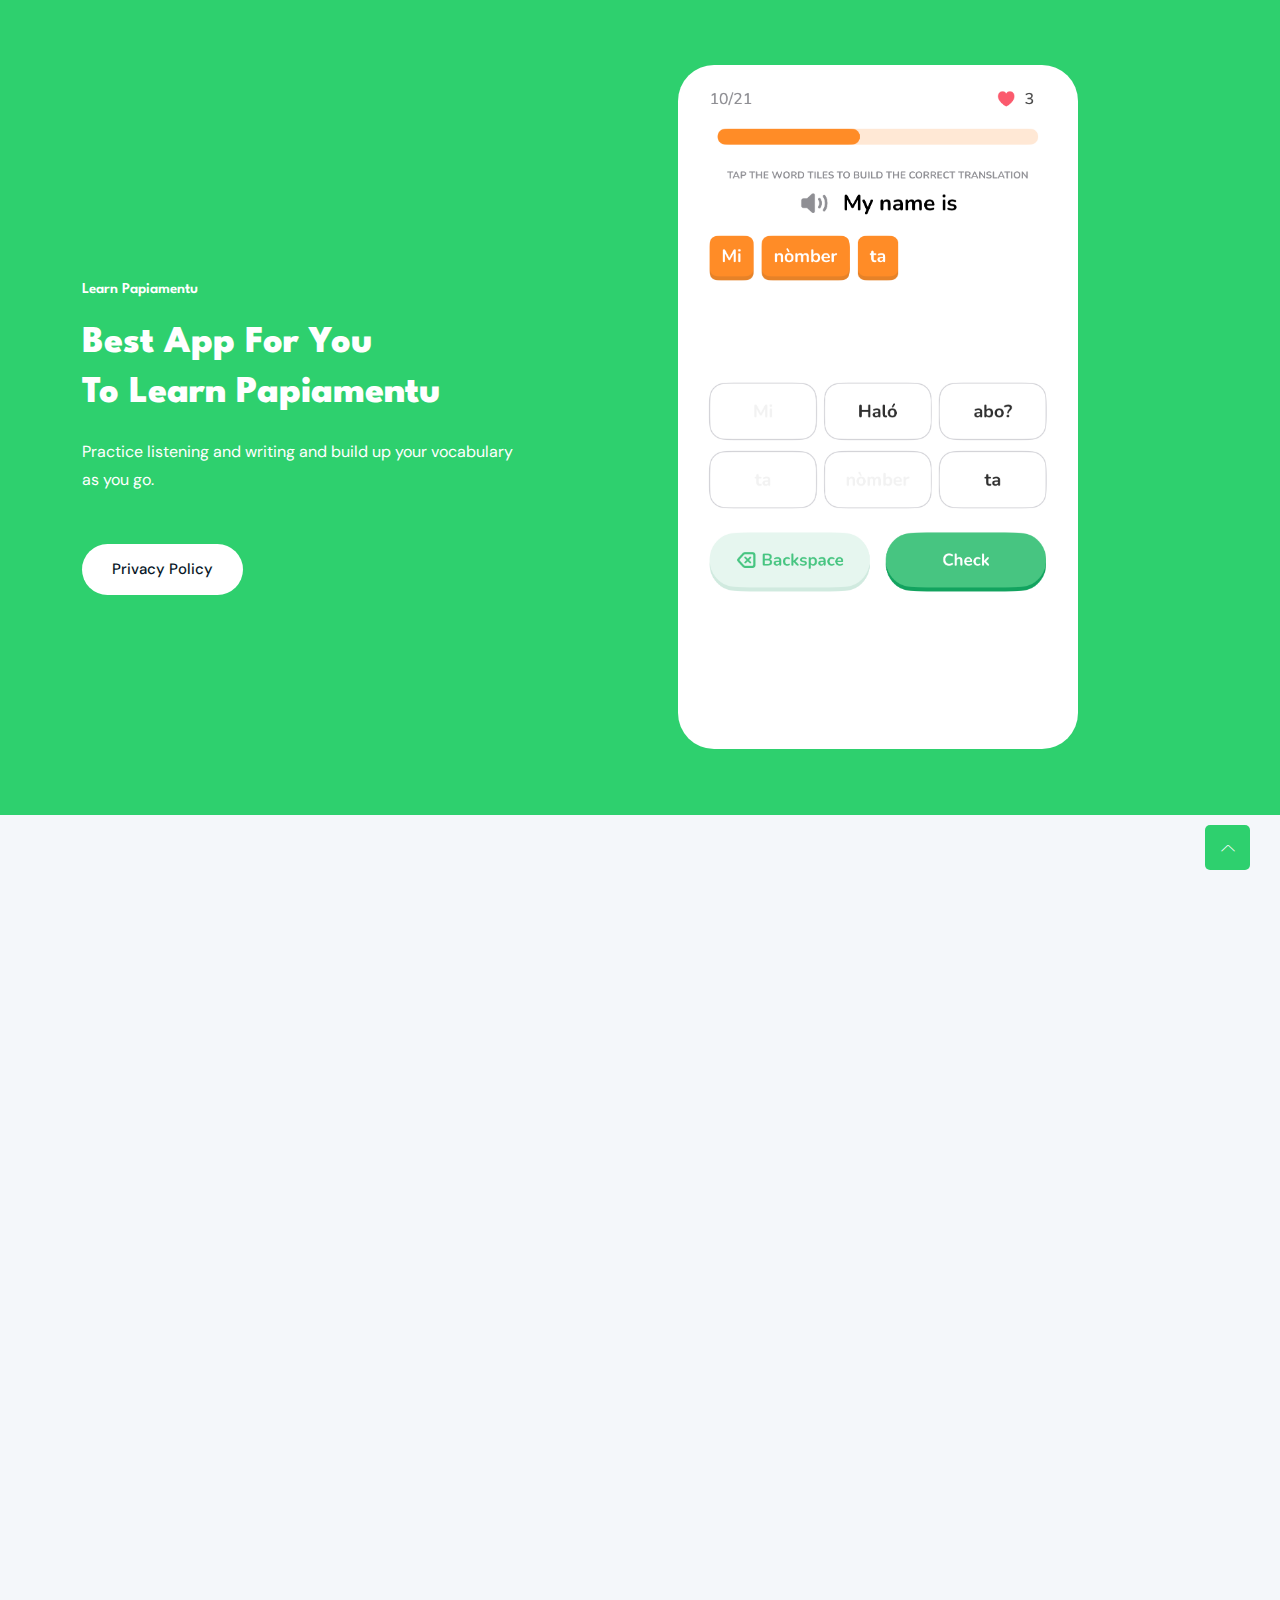
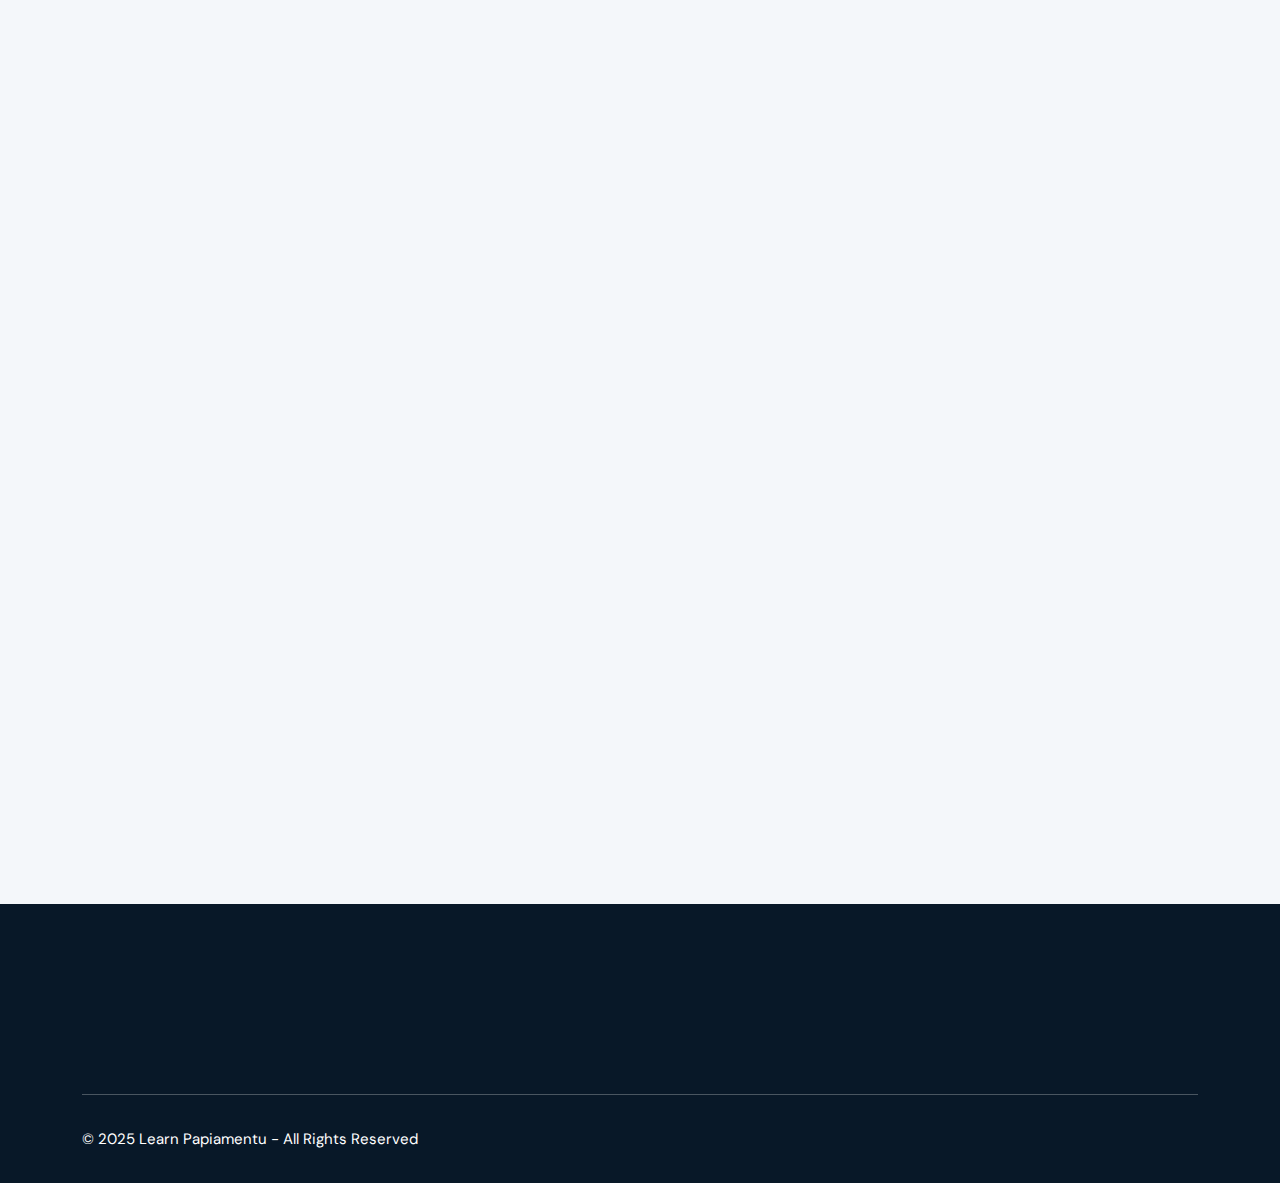
<file: index.html>
<!DOCTYPE html>
<html class="no-js" lang="zxx">

<head>
    <meta charset="utf-8" />
    <meta http-equiv="x-ua-compatible" content="ie=edge" />
    <title>Spark - App Landing Page Template.</title>
    <meta name="description" content="" />
    <meta name="viewport" content="width=device-width, initial-scale=1" />
    <link rel="shortcut icon" type="image/x-icon" href="assets/images/favicon.svg" />

    <!-- ========================= CSS here ========================= -->
    <link rel="stylesheet" href="assets/css/bootstrap.min.css" />
    <link rel="stylesheet" href="assets/css/LineIcons.3.0.css" />
    <link rel="stylesheet" href="assets/css/animate.css" />
    <link rel="stylesheet" href="assets/css/tiny-slider.css" />
    <link rel="stylesheet" href="assets/css/glightbox.min.css" />
    <link rel="stylesheet" href="assets/css/main.css" />

</head>

<body>
    <!--[if lte IE 9]>
      <p class="browserupgrade">
        You are using an <strong>outdated</strong> browser. Please
        <a href="https://browsehappy.com/">upgrade your browser</a> to improve
        your experience and security.
      </p>
    <![endif]-->

    <!-- Preloader -->
    <div class="preloader">
        <div class="preloader-inner">
            <div class="preloader-icon">
                <span></span>
                <span></span>
            </div>
        </div>
    </div>
    <!-- /End Preloader -->

    <!-- Start Header Area -->
    <header class="header navbar-area">
        <div class="container">
            <div class="row align-items-center">
                <div class="col-lg-12">
                    <div class="nav-inner">
    
                    </div>
                </div>
            </div> <!-- row -->
        </div> <!-- container -->
    </header>
    <!-- End Header Area -->

    <!-- Start Hero Area -->
    <section class="hero-area">
        <div class="container">
            <div class="row align-items-center">
                <div class="col-lg-5 col-md-12 col-12">
                    <div class="hero-content">
                        <h4>Learn Papiamentu</h4>
                        <h1>Best app for you<br>
                            to learn Papiamentu</h1>
                        <p>Practice listening and writing and build up your vocabulary as you go. 
                        </p>
                        <div class="button">
                            <a href="#privacy_policy" class="btn">Privacy Policy</a>
                        </div>
                    </div>
                </div>
                <div class="col-lg-7 col-12">
                    <div class="hero-image wow fadeInRight" data-wow-delay=".4s">
                        <img class="main-image" src="assets/images/IMG_5551.PNG" alt="#" style="border-radius: 36px;">
                    </div>
                </div>
            </div>
        </div>
    </section>
    <!-- End Hero Area! -->

<section id="privacy_policy" class="pricing-table section">
        <div class="container">
            <div class="row">
                <div class="col-12">
                    <div class="section-title">
                        <h3 class="wow zoomIn" data-wow-delay=".2s">Privacy</h3>
                        <h2 class="wow fadeInUp" data-wow-delay=".4s">Privacy Policy</h2>
                        <p class="wow fadeInUp" data-wow-delay=".6s">
This privacy policy applies to the Learn Papiamentu app (hereby referred to as "Application") for mobile devices that was created by Kyara Lucas (hereby referred to as "Service Provider") as a Freemium service. This service is intended for use "AS IS".


What information does the Application obtain and how is it used?
The Application does not obtain any information when you download and use it. Registration is not required to use the Application.


Does the Application collect precise real time location information of the device?
This Application does not collect precise information about the location of your mobile device.


Do third parties see and/or have access to information obtained by the Application?
Since the Application does not collect any information, no data is shared with third parties.


What are my opt-out rights?
You can stop all collection of information by the Application easily by uninstalling it. You may use the standard uninstall processes as may be available as part of your mobile device or via the mobile application marketplace or network.


Children
The Application is not used to knowingly solicit data from or market to children under the age of 13.


The Service Provider does not knowingly collect personally identifiable information from children. The Service Provider encourages all children to never submit any personally identifiable information through the Application and/or Services. The Service Provider encourage parents and legal guardians to monitor their children's Internet usage and to help enforce this Policy by instructing their children never to provide personally identifiable information through the Application and/or Services without their permission. If you have reason to believe that a child has provided personally identifiable information to the Service Provider through the Application and/or Services, please contact the Service Provider (kyaralucas@live.com) so that they will be able to take the necessary actions. You must also be at least 16 years of age to consent to the processing of your personally identifiable information in your country (in some countries we may allow your parent or guardian to do so on your behalf).


Security
The Service Provider is concerned about safeguarding the confidentiality of your information. However, since the Application does not collect any information, there is no risk of your data being accessed by unauthorized individuals.


Changes
This Privacy Policy may be updated from time to time for any reason. The Service Provider will notify you of any changes to their Privacy Policy by updating this page with the new Privacy Policy. You are advised to consult this Privacy Policy regularly for any changes, as continued use is deemed approval of all changes.


This privacy policy is effective as of 2025-06-24


Your Consent
By using the Application, you are consenting to the processing of your information as set forth in this Privacy Policy now and as amended by the Service Provider.


Contact Us
If you have any questions regarding privacy while using the Application, or have questions about the practices, please contact the Service Provider via email at kyaralucas@live.com.</p>
                    </div>
                </div>
            </div>
            </div>
            </section>


    <!-- Start Footer Area -->
    <footer class="footer section">
        <!-- Start Footer Top -->
        <div class="footer-top">
            <div class="container">
                <div class="inner-content">
                    <div class="row">
                        <div class="col-lg-4 col-md-6 col-12">
                            <!-- Single Widget -->
                            
                            <!-- End Single Widget -->
                        </div>
                        <div class="col-lg-2 col-md-6 col-12">
                            <!-- Single Widget -->
                           
                            <!-- End Single Widget -->
                        </div>
                        <div class="col-lg-2 col-md-6 col-12">
                            <!-- Single Widget -->
                          
                            <!-- End Single Widget -->
                        </div>
                        <div class="col-lg-4 col-md-6 col-12">
                          
                        </div>
                    </div>
                </div>
            </div>
        </div>
        <!--/ End Footer Top -->
        <!-- Start Copyright Area -->
        <div class="copyright-area">
            <div class="container">
                <div class="inner-content">
                    <div class="row">
                        <div class="col-lg-6 col-md-6 col-12">
                            <p class="copyright-text">© 2025 Learn Papiamentu - All Rights Reserved</p>
                        </div>
                        
                    </div>
                </div>
            </div>
        </div>
        <!-- End Copyright Area -->
    </footer>
    <!--/ End Footer Area -->

    <!-- ========================= scroll-top ========================= -->
    <a href="#" class="scroll-top">
        <i class="lni lni-chevron-up"></i>
    </a>

    <!-- ========================= JS here ========================= -->
    <script src="assets/js/bootstrap.min.js"></script>
    <script src="assets/js/wow.min.js"></script>
    <script src="assets/js/tiny-slider.js"></script>
    <script src="assets/js/glightbox.min.js"></script>
    <script src="assets/js/count-up.min.js"></script>
    <script src="assets/js/main.js"></script>
    <script>

        //========= testimonial 
        tns({
            container: '.testimonial-slider',
            items: 3,
            slideBy: 'page',
            autoplay: false,
            mouseDrag: true,
            gutter: 0,
            nav: true,
            controls: false,
            responsive: {
                0: {
                    items: 1,
                },
                540: {
                    items: 1,
                },
                768: {
                    items: 2,
                },
                992: {
                    items: 2,
                },
                1170: {
                    items: 3,
                }
            }
        });

        //====== counter up 
        var cu = new counterUp({
            start: 0,
            duration: 2000,
            intvalues: true,
            interval: 100,
            append: " ",
        });
        cu.start();

        //========= glightbox
        GLightbox({
            'href': 'https://www.youtube.com/watch?v=r44RKWyfcFw&fbclid=IwAR21beSJORalzmzokxDRcGfkZA1AtRTE__l5N4r09HcGS5Y6vOluyouM9EM',
            'type': 'video',
            'source': 'youtube', //vimeo, youtube or local
            'width': 900,
            'autoplayVideos': true,
        });

    </script>
</body>

</html>
</file>
<file: assets/css/tiny-slider.css>
.tns-outer{padding:0!important}.tns-outer [hidden]{display:none!important}.tns-outer [aria-controls],.tns-outer [data-action]{cursor:pointer}.tns-slider{-webkit-transition:all 0s;-moz-transition:all 0s;transition:all 0s}.tns-slider>.tns-item{-webkit-box-sizing:border-box;-moz-box-sizing:border-box;box-sizing:border-box}.tns-horizontal.tns-subpixel{white-space:nowrap}.tns-horizontal.tns-subpixel>.tns-item{display:inline-block;vertical-align:top;white-space:normal}.tns-horizontal.tns-no-subpixel:after{content:'';display:table;clear:both}.tns-horizontal.tns-no-subpixel>.tns-item{float:left}.tns-horizontal.tns-carousel.tns-no-subpixel>.tns-item{margin-right:-100%}.tns-no-calc{position:relative;left:0}.tns-gallery{position:relative;left:0;min-height:1px}.tns-gallery>.tns-item{position:absolute;left:-100%;-webkit-transition:transform 0s,opacity 0s;-moz-transition:transform 0s,opacity 0s;transition:transform 0s,opacity 0s}.tns-gallery>.tns-slide-active{position:relative;left:auto!important}.tns-gallery>.tns-moving{-webkit-transition:all .25s;-moz-transition:all .25s;transition:all .25s}.tns-autowidth{display:inline-block}.tns-lazy-img{-webkit-transition:opacity .6s;-moz-transition:opacity .6s;transition:opacity .6s;opacity:.6}.tns-lazy-img.tns-complete{opacity:1}.tns-ah{-webkit-transition:height 0s;-moz-transition:height 0s;transition:height 0s}.tns-ovh{overflow:hidden}.tns-visually-hidden{position:absolute;left:-10000em}.tns-transparent{opacity:0;visibility:hidden}.tns-fadeIn{opacity:1;filter:alpha(opacity=100);z-index:0}.tns-normal,.tns-fadeOut{opacity:0;filter:alpha(opacity=0);z-index:-1}.tns-vpfix{white-space:nowrap}.tns-vpfix>div,.tns-vpfix>li{display:inline-block}.tns-t-subp2{margin:0 auto;width:310px;position:relative;height:10px;overflow:hidden}.tns-t-ct{width:2333.3333333%;width:-webkit-calc(100% * 70/3);width:-moz-calc(100% * 70/3);width:calc(100% * 70/3);position:absolute;right:0}.tns-t-ct:after{content:'';display:table;clear:both}.tns-t-ct>div{width:1.4285714%;width:-webkit-calc(100%/70);width:-moz-calc(100%/70);width:calc(100%/70);height:10px;float:left}
</file>
<file: assets/css/main.css>
/* ===========================
Index Of css

01. Variables CSS
02. Normalize CSS
03. Header CSS
04. Hero CSS
05. freatures CSS
06. Services CSS
07. Intro Video CSS
08. Testimonial CSS
09. Blog CSS
10. Clients CSS
11. Team CSS
12. Account Login CSS
13. Contact CSS
14. Pricing Table CSS
15. Faq CSS
16. Call Action CSS
17. Error CSS
18. Mail Success CSS
19. Footer CSS
========================== */
/*======================================
    Variables
========================================*/
/*======================================
    Normalize CSS
========================================*/
@import url("https://fonts.googleapis.com/css2?family=Spartan:wght@100;200;300;400;500;600;700;800;900&display=swap");
@import url("https://fonts.googleapis.com/css2?family=DM+Sans:ital,wght@0,400;0,500;0,700;1,400;1,500;1,700&display=swap");
html {
  scroll-behavior: smooth;
}

body {
  font-family: "DM Sans", sans-serif;
  font-weight: normal;
  font-style: normal;
  color: #727272;
  overflow-x: hidden;
  font-size: 15px;
}

p {
  margin: 0;
  padding: 0;
  font-size: 16px;
  line-height: 28px;
}

* {
  margin: 0;
  padding: 0;
}

.navbar-toggler:focus,
a:focus,
input:focus,
textarea:focus,
button:focus,
.btn:focus,
.btn.focus,
.btn:not(:disabled):not(.disabled).active,
.btn:not(:disabled):not(.disabled):active {
  text-decoration: none;
  outline: none;
  outline: none !important;
  border-color: none !important;
  -webkit-box-shadow: none !important;
          box-shadow: none !important;
}

.form-check-input:checked {
  background-color: #2ed06e;
  border-color: #2ed06e;
}

select {
  -webkit-writing-mode: horizontal-tb !important;
  text-rendering: auto;
  color: #081828;
  letter-spacing: normal;
  word-spacing: normal;
  text-transform: none;
  text-indent: 0px;
  text-shadow: none;
  display: inline-block;
  text-align: start;
  -webkit-appearance: menulist;
     -moz-appearance: menulist;
          appearance: menulist;
  -webkit-box-sizing: border-box;
          box-sizing: border-box;
  -webkit-box-align: center;
      -ms-flex-align: center;
          align-items: center;
  white-space: pre;
  -webkit-rtl-ordering: logical;
  background-color: -internal-light-dark(white, #3b3b3b);
  cursor: default;
  margin: 0em;
  font: 400 14px;
  border-radius: 0px;
  border-width: 1px;
  border-style: solid;
  border-color: -internal-light-dark(#767676, #858585);
  -o-border-image: initial;
     border-image: initial;
}

span,
a {
  display: inline-block;
  text-decoration: none;
  transition: all 0.4s ease;
  -webkit-transition: all 0.4s ease;
  -moz-transition: all 0.4s ease;
}

audio,
canvas,
iframe,
img,
svg,
video {
  vertical-align: middle;
}

img {
  max-width: 100%;
}

h1,
h2,
h3,
h4,
h5,
h6 {
  font-weight: 600;
  margin: 0px;
  color: #081828;
  font-family: 'Spartan', sans-serif;
}

h1 a,
h2 a,
h3 a,
h4 a,
h5 a,
h6 a {
  color: inherit;
}

h1 {
  font-size: 50px;
}

h2 {
  font-size: 40px;
}

h3 {
  font-size: 30px;
}

h4 {
  font-size: 25px;
}

h5 {
  font-size: 20px;
}

h6 {
  font-size: 16px;
}

ul,
ol {
  margin: 0px;
  padding: 0px;
  list-style-type: none;
}

.mt-5 {
  margin-top: 5px;
}

.mt-10 {
  margin-top: 10px;
}

.mt-15 {
  margin-top: 15px;
}

.mt-20 {
  margin-top: 20px;
}

.mt-25 {
  margin-top: 25px;
}

.mt-30 {
  margin-top: 30px;
}

.mt-35 {
  margin-top: 35px;
}

.mt-40 {
  margin-top: 40px;
}

.mt-45 {
  margin-top: 45px;
}

.mt-50 {
  margin-top: 50px;
}

.mt-55 {
  margin-top: 55px;
}

.mt-60 {
  margin-top: 60px;
}

.mt-65 {
  margin-top: 65px;
}

.mt-70 {
  margin-top: 70px;
}

.mt-75 {
  margin-top: 75px;
}

.mt-80 {
  margin-top: 80px;
}

.mt-85 {
  margin-top: 85px;
}

.mt-90 {
  margin-top: 90px;
}

.mt-95 {
  margin-top: 95px;
}

.mt-100 {
  margin-top: 100px;
}

.mt-105 {
  margin-top: 105px;
}

.mt-110 {
  margin-top: 110px;
}

.mt-115 {
  margin-top: 115px;
}

.mt-120 {
  margin-top: 120px;
}

.mt-125 {
  margin-top: 125px;
}

.mt-130 {
  margin-top: 130px;
}

.mt-135 {
  margin-top: 135px;
}

.mt-140 {
  margin-top: 140px;
}

.mt-145 {
  margin-top: 145px;
}

.mt-150 {
  margin-top: 150px;
}

.mt-155 {
  margin-top: 155px;
}

.mt-160 {
  margin-top: 160px;
}

.mt-165 {
  margin-top: 165px;
}

.mt-170 {
  margin-top: 170px;
}

.mt-175 {
  margin-top: 175px;
}

.mt-180 {
  margin-top: 180px;
}

.mt-185 {
  margin-top: 185px;
}

.mt-190 {
  margin-top: 190px;
}

.mt-195 {
  margin-top: 195px;
}

.mt-200 {
  margin-top: 200px;
}

.mt-205 {
  margin-top: 205px;
}

.mt-210 {
  margin-top: 210px;
}

.mt-215 {
  margin-top: 215px;
}

.mt-220 {
  margin-top: 220px;
}

.mt-225 {
  margin-top: 225px;
}

.mb-5 {
  margin-bottom: 5px;
}

.mb-10 {
  margin-bottom: 10px;
}

.mb-15 {
  margin-bottom: 15px;
}

.mb-20 {
  margin-bottom: 20px;
}

.mb-25 {
  margin-bottom: 25px;
}

.mb-30 {
  margin-bottom: 30px;
}

.mb-35 {
  margin-bottom: 35px;
}

.mb-40 {
  margin-bottom: 40px;
}

.mb-45 {
  margin-bottom: 45px;
}

.mb-50 {
  margin-bottom: 50px;
}

.mb-55 {
  margin-bottom: 55px;
}

.mb-60 {
  margin-bottom: 60px;
}

.mb-65 {
  margin-bottom: 65px;
}

.mb-70 {
  margin-bottom: 70px;
}

.mb-75 {
  margin-bottom: 75px;
}

.mb-80 {
  margin-bottom: 80px;
}

.mb-85 {
  margin-bottom: 85px;
}

.mb-90 {
  margin-bottom: 90px;
}

.mb-95 {
  margin-bottom: 95px;
}

.mb-100 {
  margin-bottom: 100px;
}

.mb-105 {
  margin-bottom: 105px;
}

.mb-110 {
  margin-bottom: 110px;
}

.mb-115 {
  margin-bottom: 115px;
}

.mb-120 {
  margin-bottom: 120px;
}

.mb-125 {
  margin-bottom: 125px;
}

.mb-130 {
  margin-bottom: 130px;
}

.mb-135 {
  margin-bottom: 135px;
}

.mb-140 {
  margin-bottom: 140px;
}

.mb-145 {
  margin-bottom: 145px;
}

.mb-150 {
  margin-bottom: 150px;
}

.mb-155 {
  margin-bottom: 155px;
}

.mb-160 {
  margin-bottom: 160px;
}

.mb-165 {
  margin-bottom: 165px;
}

.mb-170 {
  margin-bottom: 170px;
}

.mb-175 {
  margin-bottom: 175px;
}

.mb-180 {
  margin-bottom: 180px;
}

.mb-185 {
  margin-bottom: 185px;
}

.mb-190 {
  margin-bottom: 190px;
}

.mb-195 {
  margin-bottom: 195px;
}

.mb-200 {
  margin-bottom: 200px;
}

.mb-205 {
  margin-bottom: 205px;
}

.mb-210 {
  margin-bottom: 210px;
}

.mb-215 {
  margin-bottom: 215px;
}

.mb-220 {
  margin-bottom: 220px;
}

.mb-225 {
  margin-bottom: 225px;
}

.pt-5 {
  padding-top: 5px;
}

.pt-10 {
  padding-top: 10px;
}

.pt-15 {
  padding-top: 15px;
}

.pt-20 {
  padding-top: 20px;
}

.pt-25 {
  padding-top: 25px;
}

.pt-30 {
  padding-top: 30px;
}

.pt-35 {
  padding-top: 35px;
}

.pt-40 {
  padding-top: 40px;
}

.pt-45 {
  padding-top: 45px;
}

.pt-50 {
  padding-top: 50px;
}

.pt-55 {
  padding-top: 55px;
}

.pt-60 {
  padding-top: 60px;
}

.pt-65 {
  padding-top: 65px;
}

.pt-70 {
  padding-top: 70px;
}

.pt-75 {
  padding-top: 75px;
}

.pt-80 {
  padding-top: 80px;
}

.pt-85 {
  padding-top: 85px;
}

.pt-90 {
  padding-top: 90px;
}

.pt-95 {
  padding-top: 95px;
}

.pt-100 {
  padding-top: 100px;
}

.pt-105 {
  padding-top: 105px;
}

.pt-110 {
  padding-top: 110px;
}

.pt-115 {
  padding-top: 115px;
}

.pt-120 {
  padding-top: 120px;
}

.pt-125 {
  padding-top: 125px;
}

.pt-130 {
  padding-top: 130px;
}

.pt-135 {
  padding-top: 135px;
}

.pt-140 {
  padding-top: 140px;
}

.pt-145 {
  padding-top: 145px;
}

.pt-150 {
  padding-top: 150px;
}

.pt-155 {
  padding-top: 155px;
}

.pt-160 {
  padding-top: 160px;
}

.pt-165 {
  padding-top: 165px;
}

.pt-170 {
  padding-top: 170px;
}

.pt-175 {
  padding-top: 175px;
}

.pt-180 {
  padding-top: 180px;
}

.pt-185 {
  padding-top: 185px;
}

.pt-190 {
  padding-top: 190px;
}

.pt-195 {
  padding-top: 195px;
}

.pt-200 {
  padding-top: 200px;
}

.pt-205 {
  padding-top: 205px;
}

.pt-210 {
  padding-top: 210px;
}

.pt-215 {
  padding-top: 215px;
}

.pt-220 {
  padding-top: 220px;
}

.pt-225 {
  padding-top: 225px;
}

.pb-5 {
  padding-bottom: 5px;
}

.pb-10 {
  padding-bottom: 10px;
}

.pb-15 {
  padding-bottom: 15px;
}

.pb-20 {
  padding-bottom: 20px;
}

.pb-25 {
  padding-bottom: 25px;
}

.pb-30 {
  padding-bottom: 30px;
}

.pb-35 {
  padding-bottom: 35px;
}

.pb-40 {
  padding-bottom: 40px;
}

.pb-45 {
  padding-bottom: 45px;
}

.pb-50 {
  padding-bottom: 50px;
}

.pb-55 {
  padding-bottom: 55px;
}

.pb-60 {
  padding-bottom: 60px;
}

.pb-65 {
  padding-bottom: 65px;
}

.pb-70 {
  padding-bottom: 70px;
}

.pb-75 {
  padding-bottom: 75px;
}

.pb-80 {
  padding-bottom: 80px;
}

.pb-85 {
  padding-bottom: 85px;
}

.pb-90 {
  padding-bottom: 90px;
}

.pb-95 {
  padding-bottom: 95px;
}

.pb-100 {
  padding-bottom: 100px;
}

.pb-105 {
  padding-bottom: 105px;
}

.pb-110 {
  padding-bottom: 110px;
}

.pb-115 {
  padding-bottom: 115px;
}

.pb-120 {
  padding-bottom: 120px;
}

.pb-125 {
  padding-bottom: 125px;
}

.pb-130 {
  padding-bottom: 130px;
}

.pb-135 {
  padding-bottom: 135px;
}

.pb-140 {
  padding-bottom: 140px;
}

.pb-145 {
  padding-bottom: 145px;
}

.pb-150 {
  padding-bottom: 150px;
}

.pb-155 {
  padding-bottom: 155px;
}

.pb-160 {
  padding-bottom: 160px;
}

.pb-165 {
  padding-bottom: 165px;
}

.pb-170 {
  padding-bottom: 170px;
}

.pb-175 {
  padding-bottom: 175px;
}

.pb-180 {
  padding-bottom: 180px;
}

.pb-185 {
  padding-bottom: 185px;
}

.pb-190 {
  padding-bottom: 190px;
}

.pb-195 {
  padding-bottom: 195px;
}

.pb-200 {
  padding-bottom: 200px;
}

.pb-205 {
  padding-bottom: 205px;
}

.pb-210 {
  padding-bottom: 210px;
}

.pb-215 {
  padding-bottom: 215px;
}

.pb-220 {
  padding-bottom: 220px;
}

.pb-225 {
  padding-bottom: 225px;
}

.img-bg {
  background-position: center center;
  background-size: cover;
  background-repeat: no-repeat;
  width: 100%;
  height: 100%;
}

@media only screen and (min-width: 480px) and (max-width: 767px) {
  .container {
    width: 450px;
  }
}

/* Bread Crumbs */
.breadcrumbs {
  position: relative;
  padding-top: 160px;
  padding-bottom: 120px;
  z-index: 2;
  text-align: left;
  background-color: #081828;
  background-image: url("../images/bread-bg/banner-bg.svg");
  background-size: cover;
  background-position: right;
  background-repeat: no-repeat;
  -webkit-box-shadow: 0px 7px 30px rgba(0, 0, 0, 0.075);
          box-shadow: 0px 7px 30px rgba(0, 0, 0, 0.075);
}

.breadcrumbs::before {
  position: absolute;
  content: "";
  left: 0;
  top: 0;
  height: 100%;
  width: 100%;
  background-color: #081828;
  opacity: 0.7;
}

@media only screen and (min-width: 768px) and (max-width: 991px) {
  .breadcrumbs {
    padding-top: 110px;
    padding-bottom: 60px;
  }
}

@media (max-width: 767px) {
  .breadcrumbs {
    padding-top: 100px;
    padding-bottom: 50px;
  }
}

.breadcrumbs .breadcrumbs-content {
  position: relative;
  text-align: center;
}

.breadcrumbs .breadcrumbs-content .page-title {
  font-size: 26px;
  color: #fff;
  font-weight: 700;
  position: relative;
  line-height: 28px;
  text-transform: capitalize;
}

@media only screen and (min-width: 768px) and (max-width: 991px) {
  .breadcrumbs .breadcrumbs-content .page-title {
    font-size: 24px;
    line-height: 28px;
  }
}

@media (max-width: 767px) {
  .breadcrumbs .breadcrumbs-content .page-title {
    font-size: 22px;
    text-align: center;
    line-height: 26px;
  }
}

.breadcrumbs .breadcrumbs-content .breadcrumb-nav {
  background: transparent;
  border-radius: 0;
  margin-bottom: 0;
  padding: 0;
  display: inline-block;
  margin-top: 10px;
}

.breadcrumbs .breadcrumb-nav {
  text-align: right;
}

@media (max-width: 767px) {
  .breadcrumbs .breadcrumb-nav {
    text-align: center;
    margin-top: 15px;
  }
}

.breadcrumbs .breadcrumb-nav li {
  display: inline-block;
  position: relative;
  padding-right: 14px;
  margin-right: 14px;
  text-transform: capitalize;
  color: #fff;
}

.breadcrumbs .breadcrumb-nav li:after {
  content: "\ea62";
  font-family: lineIcons;
  font-size: 11px;
  position: absolute;
  top: 3px;
  right: -7px;
}

.breadcrumbs .breadcrumb-nav li:last-child {
  margin: 0;
  padding: 0;
}

.breadcrumbs .breadcrumb-nav li:last-child::after {
  display: none;
}

.breadcrumbs .breadcrumb-nav li,
.breadcrumbs .breadcrumb-nav li a {
  color: #fff;
  font-size: 14px;
  font-weight: 500;
}

.breadcrumbs .breadcrumb-nav li i,
.breadcrumbs .breadcrumb-nav li a i {
  font-size: 13px;
  display: inline-block;
  margin-right: 3px;
  position: relative;
  top: -1px;
}

.breadcrumbs .breadcrumb-nav li a {
  position: relative;
}

.breadcrumbs .breadcrumb-nav li a:hover {
  color: #e4e4e4;
}

.section {
  padding-top: 110px;
  padding-bottom: 110px;
  position: relative;
}

@media only screen and (min-width: 768px) and (max-width: 991px) {
  .section {
    padding-top: 70px;
    padding-bottom: 70px;
  }
}

@media (max-width: 767px) {
  .section {
    padding-top: 60px;
    padding-bottom: 60px;
  }
}

/* Section Title */
.section-title {
  text-align: center;
  margin-bottom: 80px;
  padding: 0 300px;
  position: relative;
  z-index: 5;
}

.section-title h3 {
  font-size: 15px;
  font-weight: 600;
  display: inline-block;
  margin-bottom: 20px;
  color: #2ed06e;
  text-transform: capitalize;
}

.section-title h2 {
  font-size: 34px;
  margin-bottom: 20px;
  line-height: 42px;
  text-transform: capitalize;
  position: relative;
  font-weight: 700;
}

.section-title p {
  font-size: 16px;
  line-height: 28px;
}

@media only screen and (min-width: 992px) and (max-width: 1199px) {
  .section-title {
    padding: 0px 200px;
    margin-bottom: 70px;
  }
}

@media only screen and (min-width: 768px) and (max-width: 991px) {
  .section-title {
    padding: 0px 20px;
    margin-bottom: 50px;
  }
  .section-title h3 {
    font-size: 14px;
    font-weight: 600;
    margin-bottom: 12px;
  }
  .section-title h2 {
    font-size: 24px;
    line-height: 32px;
    margin-bottom: 20px;
  }
  .section-title p {
    font-size: 15px;
  }
}

@media (max-width: 767px) {
  .section-title {
    padding: 0px 10px;
    margin-bottom: 40px;
  }
  .section-title h3 {
    font-size: 14px;
    font-weight: 600;
    margin-bottom: 12px;
  }
  .section-title h2 {
    font-size: 24px;
    line-height: 30px;
    margin-bottom: 18px;
  }
  .section-title p {
    font-size: 15px;
  }
}

.section-title.align-right {
  padding: 0;
  padding-left: 600px;
}

.section-title.align-right h2:before {
  display: none;
}

.section-title.align-right h2:after {
  position: absolute;
  right: 0;
  bottom: -1px;
  height: 2px;
  width: 50px;
  background: #2ed06e;
  content: "";
}

.section-title.align-left {
  padding: 0;
  padding-right: 600px;
}

.section-title.align-left h2:before {
  left: 0;
  margin-left: 0;
}

/* One Click Scrool Top Button*/
.scroll-top {
  width: 45px;
  height: 45px;
  line-height: 45px;
  background: #2ed06e;
  display: -webkit-box;
  display: -ms-flexbox;
  display: flex;
  -webkit-box-pack: center;
      -ms-flex-pack: center;
          justify-content: center;
  -webkit-box-align: center;
      -ms-flex-align: center;
          align-items: center;
  font-size: 14px;
  color: #fff !important;
  position: fixed;
  bottom: 30px;
  right: 30px;
  z-index: 9;
  cursor: pointer;
  -webkit-transition: all .3s ease-out 0s;
  transition: all .3s ease-out 0s;
  border-radius: 5px;
}

.scroll-top:hover {
  -webkit-box-shadow: 0 1rem 3rem rgba(35, 38, 45, 0.15) !important;
  box-shadow: 0 1rem 3rem rgba(35, 38, 45, 0.15) !important;
  -webkit-transform: translate3d(0, -5px, 0);
  transform: translate3d(0, -5px, 0);
  background-color: #2ed06e;
}

/* Overlay */
.overlay {
  position: relative;
  z-index: 1;
}

.overlay::before {
  position: absolute;
  top: 0;
  left: 0;
  width: 100%;
  height: 100%;
  opacity: 0.4;
  background: #081828;
  content: "";
  -webkit-transition: all 0.4s ease;
  transition: all 0.4s ease;
  z-index: -1;
}

/* Pagination CSS */
.pagination {
  text-align: left;
  margin: 60px 0 0 0;
  display: block;
}

@media only screen and (min-width: 768px) and (max-width: 991px) {
  .pagination {
    margin-top: 50px;
  }
}

@media (max-width: 767px) {
  .pagination {
    margin-top: 40px;
  }
}

.pagination.center {
  text-align: center;
}

.pagination.right {
  text-align: right;
}

.pagination.left {
  text-align: left;
}

.pagination .pagination-list {
  display: inline-block;
  overflow: hidden;
}

.pagination .pagination-list li {
  margin-right: 5px;
  display: inline-block;
  margin-top: 10px;
}

.pagination .pagination-list li:last-child {
  margin-right: 0px;
}

.pagination .pagination-list li a {
  background: #fff;
  color: #081828;
  font-weight: 500;
  font-size: 15px;
  border-radius: 5px;
  padding: 8px 20px;
  text-align: center;
  border: 1px solid #eee;
}

.pagination .pagination-list li.active a,
.pagination .pagination-list li:hover a {
  background: #2ed06e;
  color: #fff;
  border-color: transparent;
}

.pagination .pagination-list li a i {
  font-size: 13px;
}

.blog-grids.pagination {
  margin-top: 50px;
  text-align: center;
}

.button .btn {
  display: inline-block;
  text-transform: capitalize;
  font-size: 15px;
  font-weight: 500;
  padding: 14px 30px;
  background-color: #2ed06e;
  color: #fff;
  border: none;
  -webkit-transition: all 0.4s ease;
  transition: all 0.4s ease;
  border-radius: 30px;
  position: relative;
  z-index: 1;
  margin-right: 7px;
  overflow: hidden;
}

@media only screen and (min-width: 768px) and (max-width: 991px) {
  .button .btn {
    padding: 14px 25px;
    font-size: 14px;
    font-weight: 500;
  }
}

@media (max-width: 767px) {
  .button .btn {
    padding: 14px 25px;
    font-size: 14px;
    font-weight: 500;
  }
}

.button .btn i {
  display: inline-block;
  margin-right: 5px;
}

.button .btn:last-child {
  margin: 0;
}

.button .btn:hover {
  color: #fff;
  background-color: #081828;
}

.button {
  margin-left: 0 !important;
}

.button .btn-alt {
  background-color: #081828 !important;
  color: #fff !important;
}

@media only screen and (min-width: 768px) and (max-width: 991px) {
  .button .btn-alt {
    padding: 14px 25px;
    font-size: 14px;
    font-weight: 500;
  }
}

@media (max-width: 767px) {
  .button .btn-alt {
    padding: 14px 25px;
    font-size: 14px;
    font-weight: 500;
  }
}

.button .btn-alt:hover {
  background-color: #2ed06e !important;
  color: #fff !important;
}

.align-left {
  text-align: left;
}

.align-right {
  text-align: right;
}

.align-center {
  text-align: center;
}

/* Preloader */
.preloader {
  position: fixed;
  top: 0;
  left: 0;
  z-index: 999999999;
  width: 100%;
  height: 100%;
  background-color: #fff;
  overflow: hidden;
}

.preloader-inner {
  position: absolute;
  top: 50%;
  left: 50%;
  -webkit-transform: translate(-50%, -50%);
  transform: translate(-50%, -50%);
}

.preloader-icon {
  width: 100px;
  height: 100px;
  display: inline-block;
  padding: 0px;
}

.preloader-icon span {
  position: absolute;
  display: inline-block;
  width: 100px;
  height: 100px;
  border-radius: 100%;
  background: #2ed06e;
  -webkit-animation: preloader-fx 1.6s linear infinite;
  animation: preloader-fx 1.6s linear infinite;
}

.preloader-icon span:last-child {
  animation-delay: -0.8s;
  -webkit-animation-delay: -0.8s;
}

@keyframes preloader-fx {
  0% {
    -webkit-transform: scale(0, 0);
            transform: scale(0, 0);
    opacity: 0.5;
  }
  100% {
    -webkit-transform: scale(1, 1);
            transform: scale(1, 1);
    opacity: 0;
  }
}

@-webkit-keyframes preloader-fx {
  0% {
    -webkit-transform: scale(0, 0);
    opacity: 0.5;
  }
  100% {
    -webkit-transform: scale(1, 1);
    opacity: 0;
  }
}

/*======================================
	01. Start Header CSS
========================================*/
.header {
  width: 100%;
  background: transparent;
  position: absolute;
  width: 100%;
  left: 0;
  top: 0;
}

@media only screen and (min-width: 768px) and (max-width: 991px) {
  .header {
    padding: 18px 0 !important;
  }
  .header .mobile-menu-btn .toggler-icon {
    background-color: #fff;
  }
  .header .button {
    margin: 0 !important;
  }
  .header .navbar-collapse {
    position: absolute;
    top: 67px !important;
    left: 0;
    width: 100%;
    background-color: #fff;
    z-index: 9;
    -webkit-box-shadow: 0px 15px 20px 0px rgba(0, 0, 0, 0.1);
            box-shadow: 0px 15px 20px 0px rgba(0, 0, 0, 0.1);
    padding: 10px 20px;
    max-height: 350px;
    overflow-y: scroll;
    border-top: 1px solid #eee;
    border-radius: 8px;
  }
  .header .navbar .navbar-nav .nav-item a:hover {
    color: #2ed06e !important;
  }
  .header .navbar .navbar-nav .nav-item a.active {
    color: #2ed06e !important;
  }
  .header .navbar-nav .nav-item {
    margin: 0;
  }
  .header .navbar-nav .nav-item:hover a {
    color: #2ed06e;
  }
  .header .navbar-nav .nav-item a {
    padding: 12px 16px !important;
  }
  .header .navbar-nav .nav-item a::before {
    display: none;
  }
  .header .navbar-nav .nav-item .sub-menu {
    position: static;
    width: 100%;
    opacity: 1;
    visibility: visible;
    -webkit-box-shadow: none;
            box-shadow: none;
    padding: 0;
    border: none;
    margin-left: 15px;
    margin-right: 15px;
  }
  .header .navbar-nav .nav-item .sub-menu .nav-item a {
    padding: 12px 12px;
  }
  .header .navbar-nav .nav-item .sub-menu .nav-item a:hover {
    color: #2ed06e !important;
  }
  .header .navbar-nav .nav-item a {
    color: #051441;
    display: -webkit-box;
    display: -ms-flexbox;
    display: flex;
    -webkit-box-pack: justify;
        -ms-flex-pack: justify;
            justify-content: space-between;
    padding: 10px 0;
  }
  .header .navbar-nav .nav-item a::after {
    opacity: 1;
    visibility: visible;
  }
  .header .navbar-nav .nav-item .sub-menu li.active {
    background: #fff !important;
    color: #2ed06e !important;
  }
  .header .navbar-nav .nav-item .sub-menu .nav-item {
    margin: 0 !important;
  }
  .header .navbar-nav .nav-item .sub-menu .nav-item a {
    padding: 10px 12px !important;
  }
  .header .navbar-nav .nav-item .sub-menu li:hover {
    background: #fff !important;
    color: #2ed06e !important;
  }
  .header .navbar-nav .nav-item a {
    font-size: 14px;
  }
  .header .navbar-nav .nav-item a:hover {
    color: #2ed06e;
  }
}

@media (max-width: 767px) {
  .header {
    padding: 18px 0 !important;
  }
  .header .mobile-menu-btn .toggler-icon {
    background-color: #fff;
  }
  .header .navbar-collapse {
    position: absolute;
    top: 62px !important;
    left: 0;
    width: 100%;
    background-color: #fff;
    z-index: 9;
    -webkit-box-shadow: 0px 15px 20px 0px rgba(0, 0, 0, 0.1);
            box-shadow: 0px 15px 20px 0px rgba(0, 0, 0, 0.1);
    padding: 10px 20px;
    max-height: 350px;
    overflow-y: scroll;
    border-top: 1px solid #eee;
    border-radius: 8px;
  }
  .header .navbar .navbar-nav .nav-item a:hover {
    color: #2ed06e !important;
  }
  .header .navbar .navbar-nav .nav-item a.active {
    color: #2ed06e !important;
  }
  .header .navbar-nav .nav-item {
    margin: 0;
  }
  .header .navbar-nav .nav-item:hover a {
    color: #2ed06e;
  }
  .header .navbar-nav .nav-item a {
    padding: 12px 16px !important;
  }
  .header .navbar-nav .nav-item a::before {
    display: none;
  }
  .header .navbar-nav .nav-item .sub-menu {
    position: static;
    width: 100%;
    opacity: 1;
    visibility: visible;
    -webkit-box-shadow: none;
            box-shadow: none;
    padding: 0;
    border: none;
    margin-left: 15px;
    margin-right: 15px;
  }
  .header .navbar-nav .nav-item .sub-menu .nav-item a {
    padding: 12px 12px;
  }
  .header .navbar-nav .nav-item .sub-menu .nav-item a:hover {
    color: #2ed06e !important;
  }
  .header .navbar-nav .nav-item a {
    color: #051441;
    display: -webkit-box;
    display: -ms-flexbox;
    display: flex;
    -webkit-box-pack: justify;
        -ms-flex-pack: justify;
            justify-content: space-between;
    padding: 10px 0;
  }
  .header .navbar-nav .nav-item a::after {
    opacity: 1;
    visibility: visible;
  }
  .header .navbar-nav .nav-item .sub-menu li.active {
    background: #fff !important;
    color: #2ed06e !important;
  }
  .header .navbar-nav .nav-item .sub-menu .nav-item {
    margin: 0 !important;
  }
  .header .navbar-nav .nav-item .sub-menu .nav-item a {
    padding: 10px 12px !important;
  }
  .header .navbar-nav .nav-item .sub-menu li:hover {
    background: #fff !important;
    color: #2ed06e !important;
  }
  .header .navbar-nav .nav-item a {
    font-size: 14px;
  }
  .header .navbar-nav .nav-item a:hover {
    color: #2ed06e;
  }
}

.header .navbar-brand img {
  width: 140px;
}

@media only screen and (min-width: 768px) and (max-width: 991px) {
  .header .navbar-brand img {
    width: 130px;
  }
}

@media (max-width: 767px) {
  .header .navbar-brand img {
    width: 120px;
  }
}

.header.sticky .button .btn {
  background-color: #2ed06e;
  color: #fff;
}

.header.sticky .button .btn:hover {
  background-color: #081828;
  color: #fff;
}

.sticky {
  position: fixed;
  z-index: 99;
  -webkit-box-shadow: 0px 20px 50px 0px rgba(0, 0, 0, 0.05);
          box-shadow: 0px 20px 50px 0px rgba(0, 0, 0, 0.05);
  -webkit-transition: all 0.3s ease-out 0s;
  transition: all 0.3s ease-out 0s;
  top: 0;
  background-color: #fff;
}

.navbar-expand-lg .navbar-nav {
  margin: 0;
  margin-left: auto !important;
  margin-right: auto !important;
}

.header .navbar .navbar-nav .nav-item a.active {
  color: #fff;
}

.sticky .navbar .navbar-nav .nav-item a.active {
  color: #2ed06e;
}

.sticky .navbar .navbar-nav .nav-item a {
  color: #081828;
}

.header .navbar .navbar-nav .nav-item .sub-menu a.active {
  color: #fff;
}

.sticky .navbar .navbar-nav .nav-item .sub-menu a.active {
  color: #fff;
}

.sticky .navbar .mobile-menu-btn .toggler-icon {
  background: #333;
}

/*===== NAVBAR =====*/
.navbar-area {
  width: 100%;
  z-index: 99;
  -webkit-transition: all 0.3s ease-out 0s;
  transition: all 0.3s ease-out 0s;
  padding: 0;
}

.navbar-area.sticky {
  position: fixed;
  z-index: 99;
  -webkit-box-shadow: 0px 20px 50px 0px rgba(0, 0, 0, 0.05);
          box-shadow: 0px 20px 50px 0px rgba(0, 0, 0, 0.05);
  -webkit-transition: all 0.3s ease-out 0s;
  transition: all 0.3s ease-out 0s;
  padding: 0px 0;
}

.navbar {
  padding: 0;
  position: relative;
  -webkit-transition: all 0.3s ease-out 0s;
  transition: all 0.3s ease-out 0s;
}

.navbar-brand {
  padding-left: 0;
  border-radius: 0;
}

.mobile-menu-btn {
  padding: 0px;
}

.mobile-menu-btn:focus {
  text-decoration: none;
  outline: none;
  -webkit-box-shadow: none;
          box-shadow: none;
}

.mobile-menu-btn .toggler-icon {
  width: 30px;
  height: 2px;
  background-color: #222;
  display: block;
  margin: 5px 0;
  position: relative;
  -webkit-transition: all 0.3s ease-out 0s;
  transition: all 0.3s ease-out 0s;
}

.mobile-menu-btn.active .toggler-icon:nth-of-type(1) {
  -webkit-transform: rotate(45deg);
          transform: rotate(45deg);
  top: 7px;
}

.mobile-menu-btn.active .toggler-icon:nth-of-type(2) {
  opacity: 0;
}

.mobile-menu-btn.active .toggler-icon:nth-of-type(3) {
  -webkit-transform: rotate(135deg);
          transform: rotate(135deg);
  top: -7px;
}

.navbar-nav .nav-item {
  z-index: 1;
  position: relative;
  margin-right: 40px;
}

.navbar-nav .nav-item:last-child {
  margin-right: 0 !important;
}

.navbar-nav .nav-item:hover a {
  color: #fff;
}

.sticky .navbar-nav .nav-item:hover a {
  color: #2ed06e;
}

.navbar-nav .nav-item a {
  font-size: 15px;
  color: #fff;
  -webkit-transition: all 0.3s ease-out 0s;
  transition: all 0.3s ease-out 0s;
  position: relative;
  padding: 35px 0;
  display: -webkit-inline-box;
  display: -ms-inline-flexbox;
  display: inline-flex;
  -webkit-box-align: center;
      -ms-flex-align: center;
          align-items: center;
  font-weight: 500;
  transition: all 0.3s ease-out 0s;
  position: relative;
  text-transform: capitalize;
}

.navbar-nav .nav-item a::after {
  opacity: 0;
  visibility: hidden;
}

.navbar-nav .nav-item:hover a:before {
  width: 100%;
}

.navbar-nav .nav-item a.active {
  color: #fff;
}

.navbar-nav .nav-item a.dd-menu::after {
  content: "\ea5e";
  font: normal normal normal 1em/1 "LineIcons";
  position: absolute;
  right: 17px;
  font-size: 10px;
  top: 50%;
  margin-left: 5px;
  margin-top: 0px;
  -webkit-transition: all 0.3s ease-out 0s;
  transition: all 0.3s ease-out 0s;
  height: 10px;
}

@media only screen and (min-width: 992px) and (max-width: 1199px) {
  .navbar-nav .nav-item a.dd-menu::after {
    right: 13px;
  }
}

@media only screen and (min-width: 768px) and (max-width: 991px), (max-width: 767px) {
  .navbar-nav .nav-item a.dd-menu::after {
    top: 18px;
    right: 0;
    -webkit-transform: rotate(180deg);
            transform: rotate(180deg);
  }
}

@media only screen and (min-width: 768px) and (max-width: 991px), (max-width: 767px) {
  .navbar-nav .nav-item a.collapsed::after {
    -webkit-transform: rotate(0deg);
            transform: rotate(0deg);
  }
}

.navbar-nav .nav-item:hover > .sub-menu {
  top: 100%;
  opacity: 1;
  visibility: visible;
}

.navbar-nav .nav-item:hover > .sub-menu .sub-menu {
  left: 100%;
  top: 0;
}

.navbar-nav .nav-item .sub-menu {
  padding: 30px;
  min-width: 240px;
  background: #fff;
  -webkit-box-shadow: 0px 5px 20px #0000001a;
          box-shadow: 0px 5px 20px #0000001a;
  position: absolute;
  top: 110% !important;
  left: 0;
  opacity: 0;
  visibility: hidden;
  -webkit-transition: all 0.3s ease-out 0s;
  transition: all 0.3s ease-out 0s;
  border-radius: 0 0 4px 4px;
  border-radius: 5px;
}

.navbar-nav .nav-item:hover .sub-menu {
  top: 100% !important;
}

.navbar-nav .nav-item .sub-menu .nav-item {
  width: 100%;
  margin-bottom: 15px;
}

.navbar-nav .nav-item .sub-menu .nav-item:last-child {
  margin: 0;
}

.navbar-nav .nav-item .sub-menu .nav-item a {
  padding: 0;
  color: #888;
  display: block;
  width: 100%;
  font-size: 14px;
  font-weight: 500;
  text-transform: capitalize;
  position: relative;
  z-index: 1;
  border-radius: 4px;
  overflow: hidden;
  -webkit-transition: all 0.1s ease;
  transition: all 0.1s ease;
}

.navbar-nav .nav-item .sub-menu .nav-item a:hover {
  color: #2ed06e;
}

.navbar-nav .nav-item .sub-menu.left-menu {
  left: -100%;
}

.navbar-nav .nav-item .sub-menu.collapse:not(.show) {
  display: block;
}

@media only screen and (min-width: 768px) and (max-width: 991px), (max-width: 767px) {
  .navbar-nav .nav-item .sub-menu.collapse:not(.show) {
    display: none;
  }
}

.navbar-nav .nav-item .sub-menu > li {
  display: block;
  margin-left: 0;
}

.navbar-nav .nav-item .sub-menu > li:last-child {
  border: none;
}

.navbar-nav .nav-item .sub-menu > li.active > a {
  color: #2ed06e !important;
}

.navbar-nav .nav-item .sub-menu > li > a {
  font-weight: 400;
  display: block;
  padding: 12px 15px;
  font-size: 14px;
  color: #222;
  font-weight: 400;
}

.navbar-nav .nav-item .sub-menu > li:first-child a {
  border: none;
}

.header .button {
  display: inline-block;
  margin-left: 10px;
}

@media (max-width: 767px) {
  .header .button {
    display: none;
  }
}

.header .button .btn {
  background-color: #fff;
  color: #081828;
  font-weight: 500;
}

.header .button .btn:hover {
  color: #fff;
  background-color: #2ed06e;
}

.header .button.home-btn .btn:hover {
  background-color: #081828;
  color: #fff;
}

.sticky .button .btn {
  background-color: #2ed06e;
  color: #fff;
}

.sticky .button .btn:hover {
  background-color: #2ed06e;
  color: #fff;
}

@media only screen and (min-width: 768px) and (max-width: 991px), (max-width: 767px) {
  .header .button .signin {
    color: #081828;
  }
  .header .button .signin:hover {
    color: #2ed06e;
  }
  .header .button .signup {
    background-color: #2ed06e;
    color: #fff;
  }
  .header .button .signup:hover {
    background-color: #2ed06e;
    color: #fff;
  }
}

/*======================================
     End Header CSS
  ========================================*/
/*======================================
    Hero Area CSS
========================================*/
.hero-area {
  position: relative;
  background-size: cover;
  background-position: center;
  background-repeat: no-repeat;
  background-color: #2ed06e;
  z-index: 0;
}

.hero-area .hero-shape {
  position: absolute;
  left: 0;
  bottom: -1px;
  z-index: -1;
}

@media only screen and (min-width: 768px) and (max-width: 991px) {
  .hero-area {
    background-image: none;
  }
}

@media (max-width: 767px) {
  .hero-area {
    background-image: none;
  }
}

@media only screen and (min-width: 768px) and (max-width: 991px) {
  .hero-area {
    padding: 150px 0 100px 0;
  }
}

@media (max-width: 767px) {
  .hero-area {
    padding: 110px 0 80px 0;
  }
}

.hero-area .hero-content {
  border-radius: 0;
  position: relative;
  z-index: 1;
  text-align: left;
  padding: 280px 0 220px 0;
}

@media only screen and (min-width: 768px) and (max-width: 991px) {
  .hero-area .hero-content {
    padding: 0px 140px;
  }
}

.hero-area .hero-content h4 {
  color: #fff;
  font-weight: 600;
  font-size: 15px;
  margin-bottom: 20px;
}

.hero-area .hero-content h1 {
  font-weight: 800;
  font-size: 38px;
  line-height: 50px;
  color: #fff;
  text-transform: capitalize;
}

.hero-area .hero-content p {
  font-weight: 400;
  font-size: 16px;
  line-height: 28px;
  margin-top: 20px;
  color: #fff;
}

.hero-area .hero-content .button {
  margin-top: 50px;
}

@media only screen and (min-width: 768px) and (max-width: 991px) {
  .hero-area .hero-content .button {
    margin-top: 30px !important;
    width: 100%;
  }
}

@media (max-width: 767px) {
  .hero-area .hero-content .button {
    margin-top: 30px;
    width: 100%;
  }
}

.hero-area .hero-content .button .btn {
  background-color: #fff;
  color: #081828;
}

@media (max-width: 767px) {
  .hero-area .hero-content .button .btn {
    width: 100%;
  }
}

.hero-area .hero-content .button .btn:hover {
  color: #fff;
  background-color: #081828;
}

@media only screen and (min-width: 992px) and (max-width: 1199px) {
  .hero-area .hero-content h1 {
    font-size: 40px;
  }
}

@media only screen and (min-width: 768px) and (max-width: 991px) {
  .hero-area .hero-content {
    text-align: center;
  }
  .hero-area .hero-content h1 {
    font-size: 30px;
    font-weight: 700;
    line-height: 38px;
  }
  .hero-area .hero-content p {
    font-size: 15px;
  }
}

@media (max-width: 767px) {
  .hero-area .hero-content {
    padding: 0 10px;
    text-align: center;
  }
  .hero-area .hero-content h1 {
    font-size: 24px;
    line-height: 32px;
  }
  .hero-area .hero-content p {
    margin-top: 15px;
    font-size: 15px;
    line-height: 26px;
  }
  .hero-area .hero-content .button .btn {
    width: 60%;
    margin: 0;
    margin-bottom: 7px;
  }
  .hero-area .hero-content .button .btn:last-child {
    margin: 0;
  }
}

.hero-area .hero-image {
  text-align: center;
}

@media only screen and (min-width: 768px) and (max-width: 991px), (max-width: 767px) {
  .hero-area .hero-image {
    display: none;
  }
}

.hero-area .hero-image img {
  width: 400px;
}

/*======================================
	Features CSS
========================================*/
.freatures {
  background-color: #F4F7FA;
}

.freatures .image img {
  width: 100%;
}

@media only screen and (min-width: 1200px) and (max-width: 1399px), only screen and (min-width: 1400px) {
  .freatures .content {
    padding-left: 70px;
  }
}

@media only screen and (min-width: 768px) and (max-width: 991px) {
  .freatures .content {
    margin-top: 40px;
  }
}

@media (max-width: 767px) {
  .freatures .content {
    margin-top: 40px;
  }
}

.freatures .content .heading {
  font-size: 31px;
  font-weight: 700;
  margin-bottom: 70px;
  line-height: 45px;
}

@media only screen and (min-width: 768px) and (max-width: 991px) {
  .freatures .content .heading {
    font-size: 28px;
    line-height: 42px;
  }
}

@media (max-width: 767px) {
  .freatures .content .heading {
    font-size: 22px;
    line-height: 38px;
  }
}

.freatures .content .heading span {
  color: #2ed06e;
  display: block;
  margin-bottom: 10px;
  font-size: 15px;
  font-weight: 600;
}

.freatures .content .single-feature {
  position: relative;
  padding-left: 100px;
  margin-bottom: 50px;
}

.freatures .content .single-feature:last-child {
  margin: 0;
}

.freatures .content .single-feature .f-icon {
  height: 70px;
  width: 70px;
  line-height: 70px;
  text-align: center;
  color: #fff;
  background-color: #2ed06e;
  border-radius: 50%;
  position: absolute;
  left: 0;
  font-size: 28px;
  top: 0;
}

.freatures .content .single-feature h4 {
  font-size: 18px;
  font-weight: 700;
  display: block;
  margin-bottom: 15px;
}

/*======================================
	Services CSS
========================================*/
.services {
  position: relative;
  z-index: 0;
  background-color: #fff;
}

.services .section-title {
  margin-bottom: 50px;
}

@media only screen and (min-width: 768px) and (max-width: 991px) {
  .services .section-title {
    margin-bottom: 30px;
  }
}

@media (max-width: 767px) {
  .services .section-title {
    margin-bottom: 30px;
  }
}

@media only screen and (min-width: 1200px) and (max-width: 1399px), only screen and (min-width: 1400px) {
  .services .upper-content {
    padding-right: 100px;
  }
}

.services .upper-content .lasthead {
  font-size: 16px;
  font-weight: 600;
  color: #2ed06e;
  margin-bottom: 15px;
}

.services .upper-content .title {
  font-size: 28px;
  font-weight: 600;
  font-size: 40px;
  font-weight: 700;
  padding: 21px 0 16px;
}

.services .upper-content p {
  margin-top: 20px;
}

.services .upper-content .button {
  margin-top: 40px;
}

.services .single-service {
  min-height: 300px;
  margin-top: 30px;
  border-radius: 20px;
  background-color: white;
  -webkit-box-shadow: 0px 0px 30px rgba(81, 94, 125, 0.082);
          box-shadow: 0px 0px 30px rgba(81, 94, 125, 0.082);
  padding: 40px 50px;
  text-align: center;
  -webkit-transition: all 0.4s ease;
  transition: all 0.4s ease;
  border-top: 3px solid transparent;
  border-bottom: 3px solid transparent;
}

.services .single-service:hover {
  -webkit-transform: scale(1.05);
          transform: scale(1.05);
  border-top-color: #2ed06e;
  border-bottom-color: #2ed06e;
}

.services .single-service .main-icon {
  height: 65px;
  width: 65px;
  line-height: 65px;
  text-align: center;
  background-color: #2ed06e;
  color: #fff;
  border-radius: 10px;
  font-size: 27px;
  text-align: center;
  display: inline-block;
}

.services .single-service .text-title {
  color: #081828;
  font-size: 18px;
  line-height: 28px;
  font-weight: 700;
  margin-top: 30px;
  margin-bottom: 15px;
}

.services .single-service p {
  line-height: 26px;
  font-size: 15px;
}

/*======================================
    Intro Video CSS
========================================*/
.intro-video-area {
  background-color: #081828;
  position: relative;
  z-index: 9;
  padding-bottom: 0;
  padding-top: 130px;
}

@media only screen and (min-width: 768px) and (max-width: 991px) {
  .intro-video-area {
    padding-top: 90px;
  }
}

@media (max-width: 767px) {
  .intro-video-area {
    padding-top: 60px;
  }
}

.intro-video-area .section-title {
  margin-bottom: 150px;
  padding: 0 265px;
}

@media only screen and (min-width: 768px) and (max-width: 991px) {
  .intro-video-area .section-title {
    padding: 0 50px;
    margin-bottom: 120px;
  }
}

@media (max-width: 767px) {
  .intro-video-area .section-title {
    padding: 0 30px;
    margin-bottom: 100px;
  }
  .intro-video-area .section-title h2 {
    font-size: 20px;
  }
}

.intro-video-area .section-title span {
  display: block;
  margin-bottom: 20px;
  color: #2ed06e;
}

@media (max-width: 767px) {
  .intro-video-area .section-title span {
    margin-bottom: 10px;
  }
}

.intro-video-area::before {
  position: absolute;
  content: "";
  left: 0;
  bottom: 0;
  height: 150px;
  width: 100%;
  background-color: #fff;
  z-index: -1;
}

.intro-video-area .inner-content-head {
  padding: 30px;
  border: 1px solid #eeeeee40;
  border-radius: 30px;
  background: #ffffff24;
}

@media (max-width: 767px) {
  .intro-video-area .inner-content-head {
    padding: 0;
    border: none;
  }
}

.intro-video-area .inner-content {
  background-color: #fff;
  padding: 100px 0;
  height: 100%;
  border-radius: 15px;
  -webkit-box-shadow: 0px 0px 50px rgba(0, 0, 0, 0.09);
          box-shadow: 0px 0px 50px rgba(0, 0, 0, 0.09);
  position: relative;
  overflow: hidden;
}

@media only screen and (min-width: 768px) and (max-width: 991px) {
  .intro-video-area .inner-content {
    padding: 50px 0;
    padding-bottom: 80px;
  }
}

@media (max-width: 767px) {
  .intro-video-area .inner-content {
    padding: 50px 0;
  }
}

.intro-video-area .inner-content .shape1 {
  height: 120px;
  width: 120px;
  position: absolute;
  right: -60px;
  bottom: 58px;
}

@media (max-width: 767px) {
  .intro-video-area .inner-content .shape1 {
    width: 80px;
    height: 80px;
    right: -50px;
    bottom: 20px;
  }
}

.intro-video-area .inner-content .shape2 {
  height: 100px;
  width: 100px;
  position: absolute;
  left: -10px;
  top: 30px;
}

@media (max-width: 767px) {
  .intro-video-area .inner-content .shape2 {
    width: 80px;
    height: 80px;
  }
}

.intro-video-area .intro-video-play {
  position: relative;
  z-index: 9;
}

.intro-video-area .intro-video-play .play-thumb a {
  position: absolute;
  left: 50%;
  bottom: 0;
  height: 80px;
  width: 80px;
  text-align: center;
  line-height: 83px;
  background: #2ed06e;
  border-radius: 50%;
  padding-left: 5px;
  font-size: 22px;
  color: #fff;
  -webkit-transform: translateX(-50%);
          transform: translateX(-50%);
}

@media only screen and (min-width: 768px) and (max-width: 991px) {
  .intro-video-area .intro-video-play .play-thumb a {
    height: 70px;
    width: 70px;
    font-size: 20px;
    line-height: 70px;
  }
}

@media (max-width: 767px) {
  .intro-video-area .intro-video-play .play-thumb a {
    height: 60px;
    width: 60px;
    line-height: 60px;
    font-size: 18px;
  }
}

.intro-video-area .intro-video-play .play-thumb a:hover {
  background-color: #081828;
  color: #fff;
}

.intro-video-area .intro-video-play .play-thumb a::before {
  position: absolute;
  content: '';
  left: 0;
  top: 0;
  height: 100%;
  width: 100%;
  border: 1px solid #2ed06e;
  border-radius: 50%;
  -webkit-animation: pulse-border-2 1.5s linear infinite;
  animation: pulse-border-2 1.5s linear infinite;
}

.intro-video-area .intro-video-play .play-thumb a::after {
  position: absolute;
  content: '';
  left: 0;
  top: 0;
  height: 100%;
  width: 100%;
  border: 1px solid #fff;
  border-radius: 50%;
  -webkit-animation: pulse-border 1s linear infinite;
  animation: pulse-border 1s linear infinite;
}

@-webkit-keyframes pulse-border {
  0% {
    -webkit-transform: scale(1);
    transform: scale(1);
    opacity: 1;
  }
  100% {
    -webkit-transform: scale(1.3);
    transform: scale(1.3);
    opacity: 0;
  }
}

@keyframes pulse-border {
  0% {
    -webkit-transform: scale(1);
    transform: scale(1);
    opacity: 1;
  }
  100% {
    -webkit-transform: scale(1.3);
    transform: scale(1.3);
    opacity: 0;
  }
}

@-webkit-keyframes pulse-border-2 {
  0% {
    -webkit-transform: scale(1);
    transform: scale(1);
    opacity: 1;
  }
  100% {
    -webkit-transform: scale(1.5);
    transform: scale(1.5);
    opacity: 0;
  }
}

@keyframes pulse-border-2 {
  0% {
    -webkit-transform: scale(1);
    transform: scale(1);
    opacity: 1;
  }
  100% {
    -webkit-transform: scale(1.5);
    transform: scale(1.5);
    opacity: 0;
  }
}

/*======================================
    Testimonial CSS
========================================*/
.testimonials {
  background-color: #F4F7FA;
  position: relative;
  padding-bottom: 180px;
}

@media only screen and (min-width: 768px) and (max-width: 991px) {
  .testimonials {
    padding-bottom: 120px;
  }
}

@media (max-width: 767px) {
  .testimonials {
    padding-bottom: 100px;
  }
}

.testimonials .testimonial-slider {
  margin: 0;
}

.testimonials .tns-nav {
  text-align: center;
  position: absolute;
  bottom: 90px;
  -webkit-transform: translateX(-50%);
          transform: translateX(-50%);
  width: 100%;
  left: 50%;
  z-index: 9;
  margin: 0;
}

@media only screen and (min-width: 768px) and (max-width: 991px) {
  .testimonials .tns-nav {
    bottom: 55px;
  }
}

@media (max-width: 767px) {
  .testimonials .tns-nav {
    bottom: 50px;
  }
}

.testimonials .tns-nav button {
  height: 6px;
  width: 14px;
  background-color: #081828;
  border-radius: 5px;
  display: inline-block;
  border: none;
  margin: 0px 5px;
  -webkit-transition: all 0.4s ease;
  transition: all 0.4s ease;
}

.testimonials .tns-nav button:hover {
  background-color: #2ed06e;
}

.testimonials .tns-nav button.tns-nav-active {
  width: 25px;
  background-color: #2ed06e;
}

.testimonials .single-testimonial {
  background-color: #fff;
  padding: 50px 40px;
  -webkit-transition: all 0.4s ease;
  transition: all 0.4s ease;
  border-radius: 6px;
  overflow: hidden;
  position: relative;
  margin: 15px 0;
}

.testimonials .single-testimonial:hover {
  -webkit-box-shadow: 0px 0px 10px rgba(0, 0, 0, 0.103);
          box-shadow: 0px 0px 10px rgba(0, 0, 0, 0.103);
}

.testimonials .single-testimonial::before {
  position: absolute;
  content: "";
  right: -30px;
  top: -30px;
  height: 60px;
  width: 60px;
  background-color: #2ed06e;
  border-radius: 50%;
}

@media (max-width: 767px) {
  .testimonials .single-testimonial {
    padding: 50px 40px;
  }
}

.testimonials .single-testimonial .text h4 {
  font-size: 16px;
  font-weight: 600;
  line-height: 28px;
}

@media only screen and (min-width: 768px) and (max-width: 991px) {
  .testimonials .single-testimonial .text h4 {
    bottom: 55px;
  }
}

@media (max-width: 767px) {
  .testimonials .single-testimonial .text h4 {
    font-size: 15px;
    line-height: 28px;
  }
}

.testimonials .single-testimonial .author {
  position: relative;
  padding-left: 70px;
  margin-top: 40px;
}

.testimonials .single-testimonial .author img {
  height: 50px;
  width: 50px;
  border-radius: 50%;
  position: absolute;
  left: 0;
  top: 50%;
  -webkit-transform: translateY(-50%);
          transform: translateY(-50%);
}

.testimonials .single-testimonial .author h4 {
  font-size: 15px;
  font-weight: 600;
}

.testimonials .single-testimonial .author h4 span {
  color: #727272;
  display: block;
  font-size: 13px;
  font-weight: 500;
  margin-top: 6px;
}

.testimonials .single-testimonial .quote-icon i {
  font-size: 45px;
  color: #2ed06e;
  position: absolute;
  opacity: 0.1;
  right: 40px;
  bottom: 50px;
}

/*======================================
    Blog CSS
========================================*/
.blog-section {
  background-color: #fff;
}

.blog-section .section-title {
  margin-bottom: 50px;
}

@media only screen and (min-width: 768px) and (max-width: 991px) {
  .blog-section .section-title {
    margin-bottom: 30px;
  }
}

@media (max-width: 767px) {
  .blog-section .section-title {
    margin-bottom: 20px;
  }
}

/* Single Blog Grid*/
.single-blog-grid {
  margin-top: 30px;
  background-color: #fff;
  border-radius: 8px;
  -webkit-box-shadow: 0px 0px 20px rgba(0, 0, 0, 0.089);
          box-shadow: 0px 0px 20px rgba(0, 0, 0, 0.089);
  overflow: hidden;
}

.single-blog-grid .blog-img {
  overflow: hidden;
}

.single-blog-grid .blog-img a {
  width: 100%;
}

.single-blog-grid .blog-img img {
  width: 100%;
  -webkit-transition: all 0.3s ease;
  transition: all 0.3s ease;
}

.single-blog-grid:hover .blog-img img {
  -webkit-transform: scale(1.1);
          transform: scale(1.1);
}

.single-blog-grid .blog-content {
  padding: 35px;
}

.single-blog-grid .blog-content .meta-info {
  margin-bottom: 20px;
}

.single-blog-grid .blog-content .meta-info a {
  display: inline-block;
  margin-right: 22px;
  font-size: 14px;
  color: #727272;
  font-weight: 500;
}

.single-blog-grid .blog-content .meta-info a i {
  display: inline-block;
  margin-right: 5px;
  color: #2ed06e;
  font-size: 16px;
}

.single-blog-grid .blog-content .meta-info a:last-child {
  margin: 0;
}

.single-blog-grid .blog-content .meta-info a:hover {
  color: #2ed06e;
}

.single-blog-grid .blog-content h4 {
  display: block;
  line-height: 28px;
}

.single-blog-grid .blog-content h4 a {
  font-size: 17px;
  color: #081828;
  font-weight: 700;
  display: inline-block;
}

.single-blog-grid .blog-content h4 a:hover {
  color: #2ed06e;
}

.single-blog-grid .blog-content p {
  display: block;
  margin-top: 20px;
}

.single-blog-grid .blog-content .button {
  margin-top: 20px;
}

.single-blog-grid .blog-content .button .btn {
  padding: 0;
  background-color: transparent;
  color: #081828;
  text-decoration: underline;
  overflow: visible;
}

.single-blog-grid .blog-content .button .btn:hover {
  color: #2ed06e;
}

.blog-list {
  background: #F4F7FA;
}

@media only screen and (min-width: 768px) and (max-width: 991px), (max-width: 767px) {
  .blog-list .pagination {
    margin-top: 20px;
  }
}

.blog-list .single-blog {
  margin: 0;
}

.blog-list .single-blog {
  margin-bottom: 30px;
}

/* News Details */
.blog-single {
  background: #fff;
}

@media only screen and (min-width: 1200px) and (max-width: 1399px), only screen and (min-width: 1400px) {
  .blog-single .main-content-head {
    padding-right: 30px;
  }
}

.blog-single .meta-info {
  margin-top: 20px;
  margin-bottom: 30px;
}

.blog-single .meta-info li {
  font-size: 15px;
  display: inline-block;
  margin-right: 15px;
  padding-right: 15px;
  position: relative;
}

@media (max-width: 767px) {
  .blog-single .meta-info li {
    margin-bottom: 8px;
  }
}

.blog-single .meta-info li::before {
  position: absolute;
  content: "";
  right: -5px;
  top: 50%;
  background-color: #d2d2d2;
  height: 5px;
  width: 5px;
  border-radius: 50%;
  -webkit-transform: translateY(-50%);
          transform: translateY(-50%);
}

.blog-single .meta-info li:last-child {
  margin: 0;
  padding: 0;
}

.blog-single .meta-info li:last-child::before {
  display: none;
}

.blog-single .meta-info li a {
  color: #888;
  font-size: 15px;
  font-weight: 400;
}

.blog-single .meta-info li a i {
  display: inline-block;
  margin-right: 2px;
}

.blog-single .meta-info li a:hover {
  color: #2ed06e;
}

.blog-single .meta-info li a img {
  height: 50px;
  width: 50px;
  border-radius: 50%;
  display: inline-block;
  margin-right: 12px;
}

.blog-single .post-thumbnils {
  position: relative;
  overflow: hidden;
  border-radius: 8px;
  margin-bottom: 40px;
}

@media only screen and (min-width: 768px) and (max-width: 991px) {
  .blog-single .post-thumbnils {
    margin-bottom: 40px;
  }
}

@media (max-width: 767px) {
  .blog-single .post-thumbnils {
    margin-bottom: 30px;
  }
}

.blog-single .post-thumbnils img {
  width: 100%;
}

.blog-single .post-title {
  line-height: 40px;
  font-size: 26px;
  font-weight: 700;
  display: inline-block;
}

@media only screen and (min-width: 768px) and (max-width: 991px) {
  .blog-single .post-title {
    line-height: 40px;
    font-size: 22px;
  }
}

@media (max-width: 767px) {
  .blog-single .post-title {
    line-height: 32px;
    font-size: 20px;
  }
}

.blog-single p {
  font-size: 15px;
  margin: 30px 0;
  line-height: 26px;
}

.blog-single p:first-child {
  margin-top: 0;
}

.blog-single p:last-child {
  margin-bottom: 0;
}

.blog-single h3 {
  font-size: 20px;
  margin-bottom: 30px;
  font-weight: 700;
  line-height: 28px;
}

@media (max-width: 767px) {
  .blog-single h3 {
    font-size: 18px;
  }
}

.blog-single .image-block {
  margin: 30px 0;
}

.blog-single .image-block img {
  width: 100%;
  border-radius: 6px;
}

@media (max-width: 767px) {
  .blog-single .image-block img {
    margin: 10px 0;
  }
}

blockquote {
  position: relative;
  color: #fff;
  font-weight: 400;
  clear: both;
  z-index: 1;
  margin: 40px 0;
  text-align: center;
  padding: 40px;
  background-color: #081828;
  border-radius: 0;
  overflow: hidden;
  border-radius: 8px;
}

blockquote::before {
  position: absolute;
  content: "";
  right: -30px;
  top: -30px;
  height: 80px;
  width: 80px;
  border-radius: 50%;
  border: 4px solid #2ed06e;
}

blockquote::after {
  position: absolute;
  content: "";
  left: -30px;
  bottom: -30px;
  height: 80px;
  width: 80px;
  border-radius: 50%;
  border: 4px solid #2ed06e;
}

@media (max-width: 767px) {
  blockquote {
    padding: 20px;
  }
}

blockquote .icon i {
  font-size: 32px;
  color: #fff;
  display: block;
  margin-bottom: 20px;
}

@media (max-width: 767px) {
  blockquote .icon i {
    margin-bottom: 15px;
  }
}

blockquote h4 {
  font-weight: 500;
  font-size: 14px;
  line-height: 24px;
  color: #fff;
}

@media (max-width: 767px) {
  blockquote h4 {
    font-size: 14px;
  }
}

blockquote span {
  font-size: 13px;
  display: block;
  margin-top: 20px;
  color: #fff;
}

/*comments*/
.post-comments {
  margin-top: 80px;
}

@media only screen and (min-width: 1200px) and (max-width: 1399px), only screen and (min-width: 1400px) {
  .post-comments {
    padding-right: 30px;
  }
}

@media only screen and (min-width: 768px) and (max-width: 991px) {
  .post-comments {
    margin-top: 60px;
  }
}

@media (max-width: 767px) {
  .post-comments {
    margin-top: 40px;
  }
}

.comment-title {
  font-size: 20px !important;
  font-weight: 700 !important;
  margin-bottom: 30px !important;
  position: relative;
  z-index: 1;
  text-transform: capitalize;
}

@media (max-width: 767px) {
  .comment-title {
    font-size: 18px !important;
  }
}

.post-comments .comments-list li {
  padding-left: 110px;
  position: relative;
  font-size: 15px;
  border-radius: 8px;
  margin-top: 50px;
}

@media (max-width: 767px) {
  .post-comments .comments-list li {
    margin-top: 35px;
    padding: 0;
  }
}

.post-comments .comments-list li .comment-img {
  position: absolute;
  top: 0;
  left: 0;
  width: 80px;
  height: 80px;
}

@media (max-width: 767px) {
  .post-comments .comments-list li .comment-img {
    position: relative;
    top: 0;
    left: 0;
    margin-bottom: 18px;
  }
}

.post-comments .comments-list li .comment-img img {
  max-width: 80px;
  max-height: 80px;
  border-radius: 50%;
}

.post-comments .comments-list li .comment-desc .desc-top {
  margin-bottom: 20px;
  position: relative;
  display: block;
}

.post-comments .comments-list li .comment-desc .desc-top h6 {
  font-size: 16px;
  margin-bottom: 8px;
  font-weight: 600;
}

.post-comments .comments-list li .comment-desc .desc-top span.date {
  font-size: 14px;
  font-weight: 400;
}

@media (max-width: 767px) {
  .post-comments .comments-list li .comment-desc .desc-top span.date {
    display: block;
  }
}

.post-comments .comments-list li .comment-desc .desc-top .reply-link {
  position: absolute;
  right: 0;
  top: 0;
  display: inline-block;
  font-size: 14px;
  font-weight: 500;
  z-index: 2;
  color: #081828;
}

@media (max-width: 767px) {
  .post-comments .comments-list li .comment-desc .desc-top .reply-link {
    position: relative;
    display: inline-block;
    margin-top: 15px;
  }
}

.post-comments .comments-list li .comment-desc .desc-top .reply-link:hover {
  color: #2ed06e;
}

.post-comments .comments-list li .comment-desc .desc-top .reply-link i {
  margin-right: 5px;
}

.post-comments .comments-list li .comment-desc p {
  font-weight: 400;
  margin-bottom: 0;
  font-size: 15px;
}

@media (max-width: 767px) {
  .post-comments .comments-list li .comment-desc p {
    margin-top: 20px;
  }
}

.post-comments .comments-list li.children {
  margin-left: 130px;
}

@media (max-width: 767px) {
  .post-comments .comments-list li.children {
    margin: 0;
  }
}

/*Comment form*/
.comment-form {
  margin-top: 80px;
}

@media only screen and (min-width: 1200px) and (max-width: 1399px), only screen and (min-width: 1400px) {
  .comment-form {
    padding-right: 30px;
  }
}

@media only screen and (min-width: 768px) and (max-width: 991px) {
  .comment-form {
    margin-top: 60px;
  }
}

@media (max-width: 767px) {
  .comment-form {
    margin-top: 40px;
  }
}

.comment-reply-title {
  font-size: 20px !important;
  font-weight: 700 !important;
  margin-bottom: 30px !important;
  position: relative;
  z-index: 1;
  text-transform: capitalize;
}

@media (max-width: 767px) {
  .comment-reply-title {
    font-size: 18px !important;
  }
}

.comment-form form .form-box {
  position: relative;
}

.comment-form form .form-box label {
  color: #081828;
  display: block;
  margin-bottom: 10px;
  font-weight: 400;
}

.comment-form form .form-box .icon {
  position: absolute;
  top: 17px;
  right: 25px;
  font-size: 16px;
}

.comment-form form .form-box .form-control-custom {
  border: none;
  font-size: 15px;
  color: #081828;
  padding: 0 25px;
  font-weight: 500;
  height: 53px;
  border: 1px solid #eee;
  margin-bottom: 20px;
  font-weight: 400;
  border-radius: 6px;
  -webkit-transition: all 0.4s ease;
  transition: all 0.4s ease;
  background-color: #F4F7FA;
}

@media (max-width: 767px) {
  .comment-form form .form-box .form-control-custom {
    margin-bottom: 20px;
  }
}

.comment-form form .form-box .form-control-custom:focus {
  border-color: #2ed06e;
}

.comment-form form .form-box textarea.form-control-custom {
  height: 180px;
  padding: 25px;
}

.comment-form form .form-box .form-control-custom::-webkit-input-placeholder {
  font-size: 15px;
  color: #888;
  font-weight: 400;
}

.comment-form form .form-box .form-control-custom:-ms-input-placeholder {
  font-size: 15px;
  color: #888;
  font-weight: 400;
}

.comment-form form .form-box .form-control-custom::-ms-input-placeholder {
  font-size: 15px;
  color: #888;
  font-weight: 400;
}

.comment-form form .form-box .form-control-custom::placeholder {
  font-size: 15px;
  color: #888;
  font-weight: 400;
}

/* News sidebar */
.sidebar .widget {
  margin-bottom: 40px;
  overflow: hidden;
  padding: 40px;
  border-radius: 8px;
  background-color: #fff;
  -webkit-box-shadow: 0px 0px 20px rgba(0, 0, 0, 0.11);
          box-shadow: 0px 0px 20px rgba(0, 0, 0, 0.11);
  border-top: 3px solid #2ed06e;
}

@media only screen and (min-width: 768px) and (max-width: 991px), (max-width: 767px) {
  .sidebar .widget:first-child {
    margin-top: 50px;
  }
}

@media (max-width: 767px) {
  .sidebar .widget {
    padding: 35px;
  }
}

.sidebar .widget:last-child {
  margin-bottom: 0;
}

.sidebar .widget .widget-title {
  font-size: 18px;
  margin-bottom: 25px;
  position: relative;
  font-weight: 600;
  line-height: 28px;
  z-index: 1;
  color: #081828;
}

.sidebar .widget.search-widget form {
  position: relative;
}

.sidebar .widget.search-widget form input {
  width: 100%;
  background-color: transparent;
  height: 55px;
  border: none;
  padding: 0 55px 0 25px;
  font-size: 15px;
  font-weight: 400;
  border-radius: 6px;
  background-color: #fff;
  border: 1px solid #eee;
  -webkit-box-shadow: 0px 0px 23px transparent;
          box-shadow: 0px 0px 23px transparent;
  -webkit-transition: all 0.4s ease;
  transition: all 0.4s ease;
}

.sidebar .widget.search-widget form input:focus {
  -webkit-box-shadow: 0px 0px 23px #0000000f !important;
          box-shadow: 0px 0px 23px #0000000f !important;
  border-color: #2ed06e;
}

.sidebar .widget.search-widget form input::-webkit-input-placeholder {
  color: #333;
}

.sidebar .widget.search-widget form input:-ms-input-placeholder {
  color: #333;
}

.sidebar .widget.search-widget form input::-ms-input-placeholder {
  color: #333;
}

.sidebar .widget.search-widget form input::placeholder {
  color: #333;
}

.sidebar .widget.search-widget form button {
  border: none;
  position: absolute;
  right: 0;
  top: 0;
  width: 55px;
  height: 55px;
  z-index: 1;
  color: #fff !important;
  font-size: 18px;
  -webkit-transition: all 0.3s ease-out 0s;
  transition: all 0.3s ease-out 0s;
  border-radius: 0;
  padding: 0 !important;
  border: none;
  background: transparent;
  color: #333 !important;
}

.sidebar .widget.search-widget form button:hover {
  color: #2ed06e !important;
}

.sidebar .widget.popular-feeds .single-popular-feed {
  display: -webkit-box;
  display: -ms-flexbox;
  display: flex;
  margin-bottom: 25px;
  padding-bottom: 25px;
  -webkit-box-align: center;
  -ms-flex-align: center;
  align-items: center;
  border-bottom: 1px solid rgba(238, 238, 238, 0.68);
}

.sidebar .widget.popular-feeds .single-popular-feed:last-child {
  border: none;
  margin-bottom: 0;
  padding-bottom: 0;
}

.sidebar .widget.popular-feeds .single-popular-feed .feed-desc {
  position: relative;
}

.sidebar .widget.popular-feeds .single-popular-feed .feed-desc .post-title {
  margin-bottom: 12px;
  line-height: 26px;
}

.sidebar .widget.popular-feeds .single-popular-feed .feed-desc .post-title a {
  font-size: 15px;
  font-weight: 600;
  color: #081828;
}

.sidebar .widget.popular-feeds .single-popular-feed .feed-desc .post-title a:hover {
  color: #2ed06e;
}

.sidebar .widget.popular-feeds .single-popular-feed .feed-desc .time {
  font-weight: 400;
  font-size: 14px;
  color: #727272;
}

.sidebar .widget.popular-feeds .single-popular-feed .feed-desc .time i {
  margin-right: 4px;
}

.sidebar .widget.categories-widget ul li:last-child {
  margin-bottom: 0;
}

.sidebar .widget.categories-widget ul li:first-child a {
  padding-top: 0;
}

.sidebar .widget.categories-widget ul li:last-child a {
  padding-bottom: 0;
  border: none;
}

.sidebar .widget.categories-widget ul li a {
  font-size: 15px;
  padding: 8px 0;
  font-weight: 500;
  display: block;
  color: #081828;
}

.sidebar .widget.categories-widget ul li a:hover {
  color: #2ed06e;
  padding-left: 10px;
}

.sidebar .widget.popular-tag-widget {
  padding-bottom: 35px;
}

.popular-tag-widget .tags > a {
  display: -webkit-inline-box;
  display: -ms-inline-flexbox;
  display: inline-flex;
  -webkit-box-pack: center;
  -ms-flex-pack: center;
  justify-content: center;
  padding: 8px 20px;
  text-transform: capitalize;
  font-size: 14px;
  font-weight: 500;
  margin-right: 5px;
  margin-bottom: 10px;
  color: #081828;
  border: 1px solid #eee;
  background: transparent;
  border-radius: 30px;
}

.popular-tag-widget .tags > a:hover {
  background-color: #2ed06e;
  color: #fff;
  border-color: transparent;
}

/* Blog Grid Page */
.blog-grid-page {
  padding-top: 80px;
}

@media only screen and (min-width: 768px) and (max-width: 991px) {
  .blog-grid-page {
    padding-top: 40px;
  }
}

@media (max-width: 767px) {
  .blog-grid-page {
    padding-top: 30px;
  }
}

.blog-grid-page .sidebar {
  margin-top: 30px;
}

/*======================================
   Clients Logo CSS
========================================*/
.client-logo {
  background-color: #F4F7FA;
  padding: 60px 0;
}

.client-logo .single-logo {
  padding: 0 30px;
}

@media only screen and (min-width: 768px) and (max-width: 991px) {
  .client-logo .single-logo {
    padding: 0 10px;
  }
}

@media (max-width: 767px) {
  .client-logo .single-logo {
    padding: 15px 30px;
    border: 1px solid #eee;
    background: #fff;
  }
}

@media (max-width: 767px) {
  .client-logo .single-logo img {
    width: 75%;
  }
}

/*======================================
    Team CSS
========================================*/
.team .section-title {
  margin-bottom: 50px;
}

@media only screen and (min-width: 768px) and (max-width: 991px), (max-width: 767px) {
  .team .section-title {
    margin-bottom: 30px;
  }
}

.team .single-team {
  margin-top: 30px;
  border-radius: 8px;
  overflow: hidden;
  -webkit-transition: all 0.4s ease;
  transition: all 0.4s ease;
  text-align: center;
}

.team .single-team img {
  height: 200px;
  width: 200px;
  border-radius: 50%;
  display: inline-block;
  background-color: #fff;
  padding: 10px;
  border: 1px solid #eee;
}

.team .single-team .content {
  padding: 40px 30px;
}

@media (max-width: 767px) {
  .team .single-team .content {
    display: block;
    text-align: center;
    padding: 30px;
  }
}

.team .single-team .content h4 {
  font-size: 16px;
  font-weight: 600;
}

.team .single-team .content h4 span {
  color: #727272;
  font-size: 14px;
  display: block;
  margin-top: 10px;
  font-weight: 500;
  font-family: DM Sans;
}

.team .single-team .content .social {
  display: block;
  opacity: 0;
  visibility: hidden;
  -webkit-transition: all 0.4s ease;
  transition: all 0.4s ease;
  -webkit-transform: translateY(-10px);
          transform: translateY(-10px);
}

@media (max-width: 767px) {
  .team .single-team .content .social {
    margin-top: 20px;
  }
}

.team .single-team .content .social li {
  display: inline-block;
  margin-right: 20px;
}

.team .single-team .content .social li a {
  font-size: 15px;
  color: #081828;
}

.team .single-team .content .social li a:hover {
  border-color: transparent;
  color: #2ed06e;
}

.team .single-team .content .social li:last-child {
  margin-right: 0;
}

.team .single-team:hover .social {
  opacity: 1;
  visibility: visible;
  -webkit-transform: translateY(20px);
          transform: translateY(20px);
}

/*======================================
	Account Login CSS
========================================*/
.account-login {
  background-color: #F4F7FA;
}

.account-login .inner-content {
  border-radius: 8px;
  overflow: hidden;
  -webkit-box-shadow: 0px 10px 30px rgba(0, 0, 0, 0.075);
          box-shadow: 0px 10px 30px rgba(0, 0, 0, 0.075);
}

.account-login .login-form {
  padding: 60px 70px;
  background-color: #fff;
  border: none;
}

@media only screen and (min-width: 768px) and (max-width: 991px) {
  .account-login .login-form {
    padding: 50px;
  }
}

@media (max-width: 767px) {
  .account-login .login-form {
    padding: 50px 35px;
  }
}

.account-login .login-form .card-body {
  padding: 0;
}

.account-login .login-form .title {
  margin-bottom: 45px;
  text-align: center;
}

@media (max-width: 767px) {
  .account-login .login-form .title {
    margin-bottom: 30px;
  }
}

.account-login .login-form .title h3 {
  font-size: 25px;
  font-weight: 700;
  color: #081828;
  margin-bottom: 8px;
}

@media (max-width: 767px) {
  .account-login .login-form .title h3 {
    font-size: 22px;
  }
}

.account-login .bottom-content {
  margin-top: 25px;
}

.account-login .form-group {
  margin-bottom: 20px;
  position: relative;
}

.account-login .form-group label {
  position: absolute;
  left: 20px;
  top: 50%;
  -webkit-transform: translateY(-50%);
          transform: translateY(-50%);
  z-index: 9;
}

.account-login .form-group .form-control {
  padding: 0 18px;
  -webkit-transition: all 0.4s ease;
  transition: all 0.4s ease;
  border: 1px solid #eee;
  background-color: #F4F7FA;
  color: #505050;
  font-size: 15px;
  -webkit-appearance: none;
  -moz-appearance: none;
  appearance: none;
  height: 52px;
  border-radius: 30px !important;
  overflow: hidden;
  width: 100%;
  padding-left: 55px;
}

.account-login .form-group .form-control:focus {
  border-color: #2ed06e;
  -webkit-box-shadow: 0px 5px 8px rgba(0, 0, 0, 0.233);
          box-shadow: 0px 5px 8px rgba(0, 0, 0, 0.233);
}

.account-login .lost-pass {
  color: #888;
}

.account-login .lost-pass:hover {
  color: #2ed06e;
}

.account-login .button {
  margin-top: 40px;
  text-align: center;
}

@media (max-width: 767px) {
  .account-login .button {
    display: block;
    margin-top: 30px;
  }
  .account-login .button .btn {
    margin-bottom: 13px;
  }
  .account-login .button .btn:last-child {
    margin: 0;
  }
}

.account-login .button .btn {
  padding: 14px 40px;
  margin-right: 20px;
  width: 100%;
}

.account-login .button .btn:last-child {
  margin: 0;
}

.account-login .or {
  position: relative;
  text-align: center;
  margin: 30px 0;
  z-index: 0;
}

.account-login .or span {
  text-align: center;
  font-size: 16px;
  background-color: #fff;
  padding: 5px 12px;
}

.account-login .or::before {
  position: absolute;
  content: "";
  left: 0;
  top: 50%;
  margin-top: -1px;
  background-color: #e8e8e8;
  height: 1px;
  width: 100%;
  z-index: -1;
}

.account-login .alt-option {
  margin-top: 30px;
  text-align: center;
}

.account-login .alt-option .small-title {
  margin-bottom: 15px;
  text-align: center;
  display: block;
}

.account-login .alt-option .option-button {
  padding: 14px 25px 14px 15px;
  border: 1px solid #eee;
  border-radius: 30px;
  display: inline-block;
  text-align: center;
  color: #727272;
}

.account-login .alt-option .option-button img {
  display: inline-block;
  margin-right: 15px;
}

@media (max-width: 767px) {
  .account-login .alt-option {
    margin-top: 30px;
  }
}

.account-login .alt-option li {
  font-weight: 500;
  display: inline-block;
  margin-right: 15px;
}

@media (max-width: 767px) {
  .account-login .alt-option li {
    margin-top: 5px;
  }
}

.account-login .alt-option li span {
  color: #727272;
  display: inline-block;
}

.account-login .alt-option li:last-child {
  margin: 0;
}

.account-login .alt-option li a {
  color: #2ed06e;
}

.account-login .alt-option li a:hover {
  color: #081828;
}

.account-login .create-account {
  font-weight: 500;
  color: #081828;
  text-align: center;
  margin-top: 35px;
  font-size: 14px;
  display: block;
}

.account-login .create-account a {
  color: #2ed06e;
}

.account-login .create-account a:hover {
  text-decoration: underline;
}

/*======================================
	Contact CSS
========================================*/
.contact-us {
  position: relative;
  background-color: #F4F7FA;
}

.contact-us .form-title {
  font-size: 28px;
  font-weight: 700;
  margin-bottom: 30px;
  margin-bottom: 30px;
}

@media only screen and (min-width: 768px) and (max-width: 991px) {
  .contact-us .form-title {
    font-size: 24px;
    line-height: 35px;
  }
}

@media (max-width: 767px) {
  .contact-us .form-title {
    font-size: 22px;
    line-height: 35px;
  }
}

.contact-us .contact-form .form-group {
  margin-bottom: 20px;
}

.contact-us .contact-form .form-group input {
  height: 52px;
  border: 1px solid #eee;
  border-radius: 5px;
  padding: 0px 20px;
  width: 100%;
  -webkit-transition: all 0.4s ease;
  transition: all 0.4s ease;
  background-color: #fff;
}

.contact-us .contact-form .form-group input:focus {
  border-color: #2ed06e;
}

.contact-us .contact-form .form-group textarea {
  height: 200px;
  border: 1px solid #eee;
  border-radius: 6px;
  padding: 20px;
  resize: none;
  width: 100%;
  -webkit-transition: all 0.4s ease;
  transition: all 0.4s ease;
}

.contact-us .contact-form .form-group textarea:focus {
  border-color: #2ed06e;
}

.contact-us .contact-form .button {
  margin-top: 10px;
}

.contact-us .contact-widget-wrapper {
  padding-right: 80px;
}

@media only screen and (min-width: 768px) and (max-width: 991px) {
  .contact-us .contact-widget-wrapper {
    padding: 0;
    padding-right: 200px;
    margin-bottom: 50px;
  }
}

@media (max-width: 767px) {
  .contact-us .contact-widget-wrapper {
    padding: 0;
    margin-bottom: 40px;
  }
}

.contact-us .contact-widget-wrapper .main-title {
  margin-bottom: 40px;
}

.contact-us .contact-widget-wrapper .main-title h2 {
  font-size: 28px;
  font-weight: 700;
  margin-bottom: 20px;
  line-height: 40px;
}

@media only screen and (min-width: 768px) and (max-width: 991px) {
  .contact-us .contact-widget-wrapper .main-title h2 {
    font-size: 24px;
    line-height: 35px;
  }
}

@media (max-width: 767px) {
  .contact-us .contact-widget-wrapper .main-title h2 {
    font-size: 22px;
    line-height: 35px;
  }
}

.contact-us .contact-widget-wrapper .main-title p {
  font-size: 16px;
}

.contact-us .contact-widget-wrapper .contact-widget-block {
  margin-bottom: 30px;
}

.contact-us .contact-widget-wrapper .contact-widget-block:last-child {
  margin: 0;
}

.contact-us .contact-widget-wrapper .contact-widget-block h3 {
  font-size: 16px;
  font-weight: 700;
  display: block;
  margin-bottom: 18px;
}

.contact-us .contact-widget-wrapper .contact-widget-block p {
  margin-bottom: 3px;
}

.contact-us .contact-widget-wrapper .contact-widget-block p:last-child {
  margin: 0;
}

.map-section {
  background-color: #F4F7FA;
  padding-bottom: 110px;
}

@media only screen and (min-width: 768px) and (max-width: 991px) {
  .map-section {
    padding-bottom: 70px;
  }
}

@media (max-width: 767px) {
  .map-section {
    padding-bottom: 60px;
  }
}

.map-section .mapouter {
  padding: 10px;
  background-color: #fff;
}

.map-section .mapouter iframe {
  height: 450px;
}

@media only screen and (min-width: 768px) and (max-width: 991px) {
  .map-section .mapouter iframe {
    height: 400px;
  }
}

@media (max-width: 767px) {
  .map-section .mapouter iframe {
    height: 300px;
  }
}

/*=============================
	Pricing Table CSS
===============================*/
.pricing-table {
  background-color: #F4F7FA;
}

.pricing-table .section-title {
  margin-bottom: 50px;
}

@media only screen and (min-width: 768px) and (max-width: 991px) {
  .pricing-table .section-title {
    margin-bottom: 30px;
  }
}

@media (max-width: 767px) {
  .pricing-table .section-title {
    margin-bottom: 20px;
  }
}

.pricing-table .single-table {
  border: 1px solid #eee;
  border-radius: 10px;
  margin-top: 40px;
  background-color: #fff;
  -webkit-transition: all 0.4s ease;
  transition: all 0.4s ease;
  padding: 50px 35px;
  text-align: left;
  z-index: 0;
  transition: all 0.4s ease;
  position: relative;
  overflow: hidden;
}

.pricing-table .single-table .popular {
  position: absolute;
  right: 20px;
  top: 18px;
  color: #2ed06e;
  font-size: 15px;
  font-weight: 500;
}

.pricing-table .single-table:hover {
  -webkit-box-shadow: 0px 15px 30px rgba(0, 0, 0, 0.048);
          box-shadow: 0px 15px 30px rgba(0, 0, 0, 0.048);
}

.pricing-table .single-table.middle .table-head .title {
  border-color: #2ed06e;
  color: #2ed06e;
}

.pricing-table .single-table .table-head .title {
  font-size: 20px;
  font-weight: 600;
  margin-bottom: 8px;
  color: #2ed06e;
  display: inline-block;
  border-radius: 30px;
}

.pricing-table .single-table .table-head .sub-title {
  margin-bottom: 30px;
}

.pricing-table .single-table .table-head p {
  font-weight: 400;
}

.pricing-table .single-table .table-head .price .amount {
  font-size: 45px;
  font-weight: 700;
  display: inline-block;
  position: relative;
  padding-left: 16px;
}

.pricing-table .single-table .table-head .price .amount .currency {
  font-weight: 500;
  color: #4f4f4f;
  font-size: 17px;
  position: absolute;
  left: 0;
  top: 3px;
}

.pricing-table .single-table .table-head .price .amount .duration {
  display: inline-block;
  font-size: 14px;
  color: #4f4f4f;
  font-weight: 500;
  margin-left: 3px;
}

.pricing-table .single-table .table-list {
  margin-top: 40px;
}

.pricing-table .single-table .button {
  margin: 0;
  margin-top: 50px;
}

.pricing-table .single-table .button .btn i {
  display: inline-block;
  font-size: 20px;
  margin-left: 10px;
  position: relative;
  top: 2px;
}

.pricing-table .single-table .no-card {
  display: block;
  margin-top: 15px;
}

.pricing-table .single-table .table-content .table-list li {
  font-size: 15px;
  margin-bottom: 16px;
  padding-left: 25px;
  font-weight: 400;
  color: #081828;
  position: relative;
}

.pricing-table .single-table .table-content .table-list li::before {
  position: absolute;
  left: 0;
  top: 0;
  content: "\ea5a";
  font-family: lineIcons;
  color: #68D585;
  font-size: 15px;
}

.pricing-table .single-table .table-content .table-list li.disable {
  color: #727272;
}

.pricing-table .single-table .table-content .table-list li.disable::before {
  color: #727272;
  content: "\ea87";
}

/*======================================
    Faq CSS
========================================*/
.faq {
  padding-bottom: 80px;
  background-color: #F4F7FA;
}

@media (max-width: 767px) {
  .faq .xs-margin {
    margin-top: 20px !important;
  }
}

.faq .section-title {
  margin-bottom: 60px;
}

@media only screen and (min-width: 768px) and (max-width: 991px) {
  .faq .section-title {
    margin-bottom: 40px;
  }
}

@media (max-width: 767px) {
  .faq .section-title {
    margin-bottom: 30px;
  }
}

@media only screen and (min-width: 768px) and (max-width: 991px) {
  .faq {
    padding-bottom: 40px;
  }
}

@media (max-width: 767px) {
  .faq {
    padding-bottom: 30px;
  }
}

.accordion-item:first-of-type .accordion-button {
  border-top-left-radius: 4px;
  border-top-right-radius: 4px;
  padding-right: 40px;
}

.accordion-item:last-of-type .accordion-button.collapsed {
  border-bottom-right-radius: 4px;
  border-bottom-left-radius: 4px;
}

.accordion-item .accordion-button {
  border-radius: 4px;
  font-size: 17px;
  font-weight: 500;
  width: 100%;
  display: block;
  overflow: hidden;
  border: none;
  padding: 15px 25px;
  padding-right: 40px;
  background-color: #fff;
}

@media only screen and (min-width: 768px) and (max-width: 991px) {
  .accordion-item .accordion-button {
    padding: 18px 20px;
    padding-right: 40px;
  }
}

@media (max-width: 767px) {
  .accordion-item .accordion-button {
    padding: 15px 20px;
    padding-right: 40px;
  }
}

.accordion-item .accordion-button .title {
  font-size: 14px;
  position: relative;
  font-weight: 600;
  float: left;
  line-height: 25px;
}

@media only screen and (min-width: 768px) and (max-width: 991px) {
  .accordion-item .accordion-button .title {
    font-size: 14px;
  }
}

@media (max-width: 767px) {
  .accordion-item .accordion-button .title {
    font-size: 14px;
  }
}

.accordion-item .accordion-button i {
  font-size: 15px;
  -webkit-transition: all 0.3s ease;
  transition: all 0.3s ease;
  position: relative;
  top: 0;
  position: absolute;
  top: 50%;
  -webkit-transform: translateY(-50%);
          transform: translateY(-50%);
  right: 20px;
}

.accordion-button:not(.collapsed) {
  color: #fff;
  background-color: #2ed06e;
  border-radius: 4px 4px 0 0;
}

.accordion-button:not(.collapsed) i::before {
  content: "\eb2e";
  font-family: lineIcons;
}

.accordion-button::after {
  display: none;
}

.accordion-collapse {
  border: none;
}

.accordion-body {
  border-radius: 0 0 4px 4px;
  padding: 25px;
  background-color: #fff;
}

@media only screen and (min-width: 768px) and (max-width: 991px) {
  .accordion-body {
    padding: 30px;
  }
}

@media (max-width: 767px) {
  .accordion-body {
    padding: 20px;
  }
}

.accordion-body p {
  margin: 0;
  margin-bottom: 20px;
  color: #777;
}

.accordion-body p:last-child {
  margin: 0;
}

.accordion-item {
  margin-bottom: 20px;
  -webkit-box-shadow: 0px 0px 20px #00000007;
          box-shadow: 0px 0px 20px #00000007;
  border-radius: 4px;
}

.accordion-item:last-child {
  margin: 0;
}

/*======================================
    Call To Action CSS
========================================*/
.call-action {
  background-color: #fff;
}

.call-action .inner-content {
  position: relative;
  padding: 80px 0;
  border-radius: 10px;
  z-index: 0;
  overflow: hidden;
}

@media only screen and (min-width: 768px) and (max-width: 991px) {
  .call-action .inner-content {
    padding: 50px 0;
  }
}

@media (max-width: 767px) {
  .call-action .inner-content {
    padding: 50px 0;
    text-align: center;
  }
}

.call-action .inner-content .bg-shape {
  position: absolute;
  right: 0;
  bottom: 0;
  z-index: -1;
}

.call-action .text h2 {
  font-size: 28px;
  font-weight: 700;
  line-height: 42px;
  color: #081828;
}

@media only screen and (min-width: 768px) and (max-width: 991px) {
  .call-action .text h2 {
    font-size: 25px;
    line-height: 38px;
  }
}

@media (max-width: 767px) {
  .call-action .text h2 {
    font-size: 22px;
    line-height: 32px;
  }
}

.call-action .text h2 span {
  display: block;
  color: #2ed06e;
}

.call-action .button {
  float: right;
}

.call-action .button .btn i {
  font-size: 18px;
  display: inline-block;
  margin-right: 5px;
  position: relative;
  top: 1px;
}

@media (max-width: 767px) {
  .call-action .button {
    float: none;
    margin-top: 30px;
  }
}

/*======================================
	Error 404 CSS
========================================*/
.error-area {
  height: 100vh;
  text-align: center;
  width: auto;
  margin-left: auto;
  margin-right: auto;
  background-color: #081828;
  position: relative;
  overflow: hidden;
}

.error-area .error-content {
  display: inline-block;
  padding: 70px 60px;
  background-color: #fff;
  border-radius: 10px;
}

@media only screen and (min-width: 768px) and (max-width: 991px) {
  .error-area .error-content {
    padding: 60px 50px;
  }
}

@media (max-width: 767px) {
  .error-area .error-content {
    padding: 50px 40px;
  }
}

.d-table {
  width: 100%;
  height: 100%;
}

.d-table {
  display: table !important;
}

.d-table-cell {
  vertical-align: middle;
}

.d-table-cell {
  display: table-cell !important;
}

.error-area .error-content h1 {
  font-size: 90px;
  color: #2ed06e;
  margin-bottom: 25px;
  font-weight: 800;
  line-height: 100px;
}

@media only screen and (min-width: 768px) and (max-width: 991px) {
  .error-area .error-content h1 {
    font-size: 60px;
    line-height: 50px;
  }
}

@media (max-width: 767px) {
  .error-area .error-content h1 {
    font-size: 45px;
    line-height: 30px;
  }
}

.error-area .error-content h2 {
  font-size: 20px;
  margin-bottom: 10px;
  color: #081828;
  font-weight: 700;
  line-height: 35px;
}

@media only screen and (min-width: 768px) and (max-width: 991px) {
  .error-area .error-content h2 {
    font-size: 22px;
  }
}

@media (max-width: 767px) {
  .error-area .error-content h2 {
    font-size: 18px;
  }
}

.error-area .error-content p {
  font-weight: 400;
  margin-bottom: 40px;
  color: #888;
}

/*======================================
	Mail Success CSS
========================================*/
.maill-success {
  height: 100vh;
  text-align: center;
  width: auto;
  margin-left: auto;
  margin-right: auto;
  background-color: #081828;
  position: relative;
  overflow: hidden;
}

.maill-success .success-content {
  display: inline-block;
  padding: 70px 60px;
  background-color: #fff;
  border-radius: 10px;
}

@media only screen and (min-width: 768px) and (max-width: 991px) {
  .maill-success .success-content {
    padding: 60px 50px;
  }
}

@media (max-width: 767px) {
  .maill-success .success-content {
    padding: 50px 40px;
  }
}

.d-table {
  width: 100%;
  height: 100%;
}

.d-table {
  display: table !important;
}

.d-table-cell {
  vertical-align: middle;
}

.d-table-cell {
  display: table-cell !important;
}

.maill-success .success-content h1 {
  font-size: 40px;
  color: #2ed06e;
  margin-bottom: 20px;
  font-weight: 700;
}

@media only screen and (min-width: 768px) and (max-width: 991px) {
  .maill-success .success-content h1 {
    font-size: 30px;
  }
}

@media (max-width: 767px) {
  .maill-success .success-content h1 {
    font-size: 22px;
  }
}

.maill-success .success-content h2 {
  font-size: 18px;
  margin-bottom: 15px;
  color: #081828;
}

@media only screen and (min-width: 768px) and (max-width: 991px) {
  .maill-success .success-content h2 {
    font-size: 15px;
  }
}

@media (max-width: 767px) {
  .maill-success .success-content h2 {
    font-size: 15px;
  }
}

.maill-success .success-content p {
  font-weight: 400;
  margin-bottom: 30px;
  color: #081828;
  font-size: 16px;
}

/*======================================
	Footer CSS
========================================*/
.footer {
  background-color: #081828;
  position: relative;
  padding-bottom: 0;
}

@media only screen and (min-width: 768px) and (max-width: 991px) {
  .footer {
    padding-top: 30px;
  }
}

@media (max-width: 767px) {
  .footer {
    padding-top: 20px;
  }
}

@media only screen and (min-width: 768px) and (max-width: 991px) {
  .footer .single-footer {
    margin-top: 40px;
  }
}

@media (max-width: 767px) {
  .footer .single-footer {
    margin-top: 40px;
    text-align: center;
  }
}

.footer .single-footer.f-about {
  padding-right: 30px;
}

@media (max-width: 767px) {
  .footer .single-footer.f-about {
    padding: 0;
  }
}

.footer .single-footer.f-about .logo {
  margin-bottom: 20px;
}

.footer .single-footer.f-about .logo img {
  width: 140px;
}

@media only screen and (min-width: 768px) and (max-width: 991px) {
  .footer .single-footer.f-about .logo img {
    width: 130px;
  }
}

@media (max-width: 767px) {
  .footer .single-footer.f-about .logo img {
    width: 120px;
  }
}

.footer .single-footer.f-about p {
  color: #fff;
  margin-top: 20px;
  font-size: 15px;
  margin-bottom: 25px;
}

.footer .single-footer.f-about .social-title {
  color: #fff;
  font-size: 13px;
  font-weight: 600;
  display: block;
  margin-bottom: 20px;
}

.footer .single-footer.f-about .social li {
  display: inline-block;
  margin-right: 15px;
}

.footer .single-footer.f-about .social li:last-child {
  margin: 0;
}

.footer .single-footer.f-about .social li a {
  color: #fff;
}

.footer .single-footer.f-about .social li a:hover {
  color: #2ed06e;
}

.footer .single-footer.f-about .copyright-text {
  color: #fff;
  font-size: 15px;
  margin-top: 40px;
}

.footer .single-footer.f-about .copyright-text span {
  display: block;
}

@media (max-width: 767px) {
  .footer .single-footer.f-about .copyright-text {
    margin-top: 20px;
  }
}

.footer .single-footer.f-about .copyright-text a {
  color: #fff;
  text-decoration: underline;
}

.footer .single-footer.f-link li {
  display: block;
  margin-bottom: 15px;
}

.footer .single-footer.f-link li:last-child {
  margin: 0;
}

.footer .single-footer.f-link li a {
  font-size: 15px;
  font-weight: 400;
  color: #fff;
}

.footer .single-footer.f-link li a:hover {
  color: #2ed06e;
}

@media only screen and (min-width: 1200px) and (max-width: 1399px), only screen and (min-width: 1400px) {
  .footer .single-footer.newsletter {
    padding-left: 80px;
  }
}

.footer .single-footer.newsletter p {
  color: #fff;
}

.footer .single-footer h3 {
  font-size: 17px;
  font-weight: 600;
  display: block;
  margin-bottom: 35px;
  color: #fff;
}

@media only screen and (min-width: 768px) and (max-width: 991px) {
  .footer .single-footer h3 {
    margin-bottom: 25px;
  }
}

@media (max-width: 767px) {
  .footer .single-footer h3 {
    margin-bottom: 25px;
  }
}

.footer .newsletter-form {
  margin-top: 30px;
  position: relative;
}

.footer .newsletter-form input {
  height: 52px;
  width: 100%;
  border-radius: 8px;
  border: none;
  -webkit-box-shadow: none;
          box-shadow: none;
  text-shadow: none;
  padding-left: 18px;
  padding-right: 70px;
  -webkit-transition: all 0.4s ease;
  transition: all 0.4s ease;
  background-color: #ffffff1f;
  color: #fff;
}

.footer .newsletter-form input:hover {
  border-color: #2ed06e;
}

.footer .newsletter-form input:focus {
  border-color: #2ed06e;
}

.footer .newsletter-form .button {
  position: absolute;
  right: 0px;
  top: 0;
}

.footer .newsletter-form .button .sub-btn {
  height: 52px;
  width: 52px;
  border-radius: 0 6px 6px 0;
  background-color: #ffffff29;
  color: #fff;
  text-align: center;
  line-height: 52px;
  border: none;
  -webkit-box-shadow: none;
  box-shadow: none;
  text-shadow: none;
  font-size: 18px;
  -webkit-transition: all 0.4s ease;
  transition: all 0.4s ease;
}

.footer .newsletter-form .button .sub-btn:hover {
  color: #fff;
  background-color: #2ed06e;
}

.footer .copyright-area .inner-content {
  border-top: 1px solid rgba(238, 238, 238, 0.288);
  padding-top: 30px;
  padding-bottom: 30px;
  margin-top: 80px;
}

@media (max-width: 767px) {
  .footer .copyright-area .inner-content {
    margin-top: 50px;
    text-align: center;
  }
}

.footer .copyright-area .copyright-owner {
  text-align: right;
}

@media (max-width: 767px) {
  .footer .copyright-area .copyright-owner {
    text-align: center;
    margin-top: 3px;
  }
}

.footer .copyright-area p {
  color: #fff;
  font-size: 15px;
}

.footer .copyright-area p a {
  text-decoration: underline;
  color: #fff;
}

.footer .copyright-area p a:hover {
  color: #2ed06e;
}
</file>
